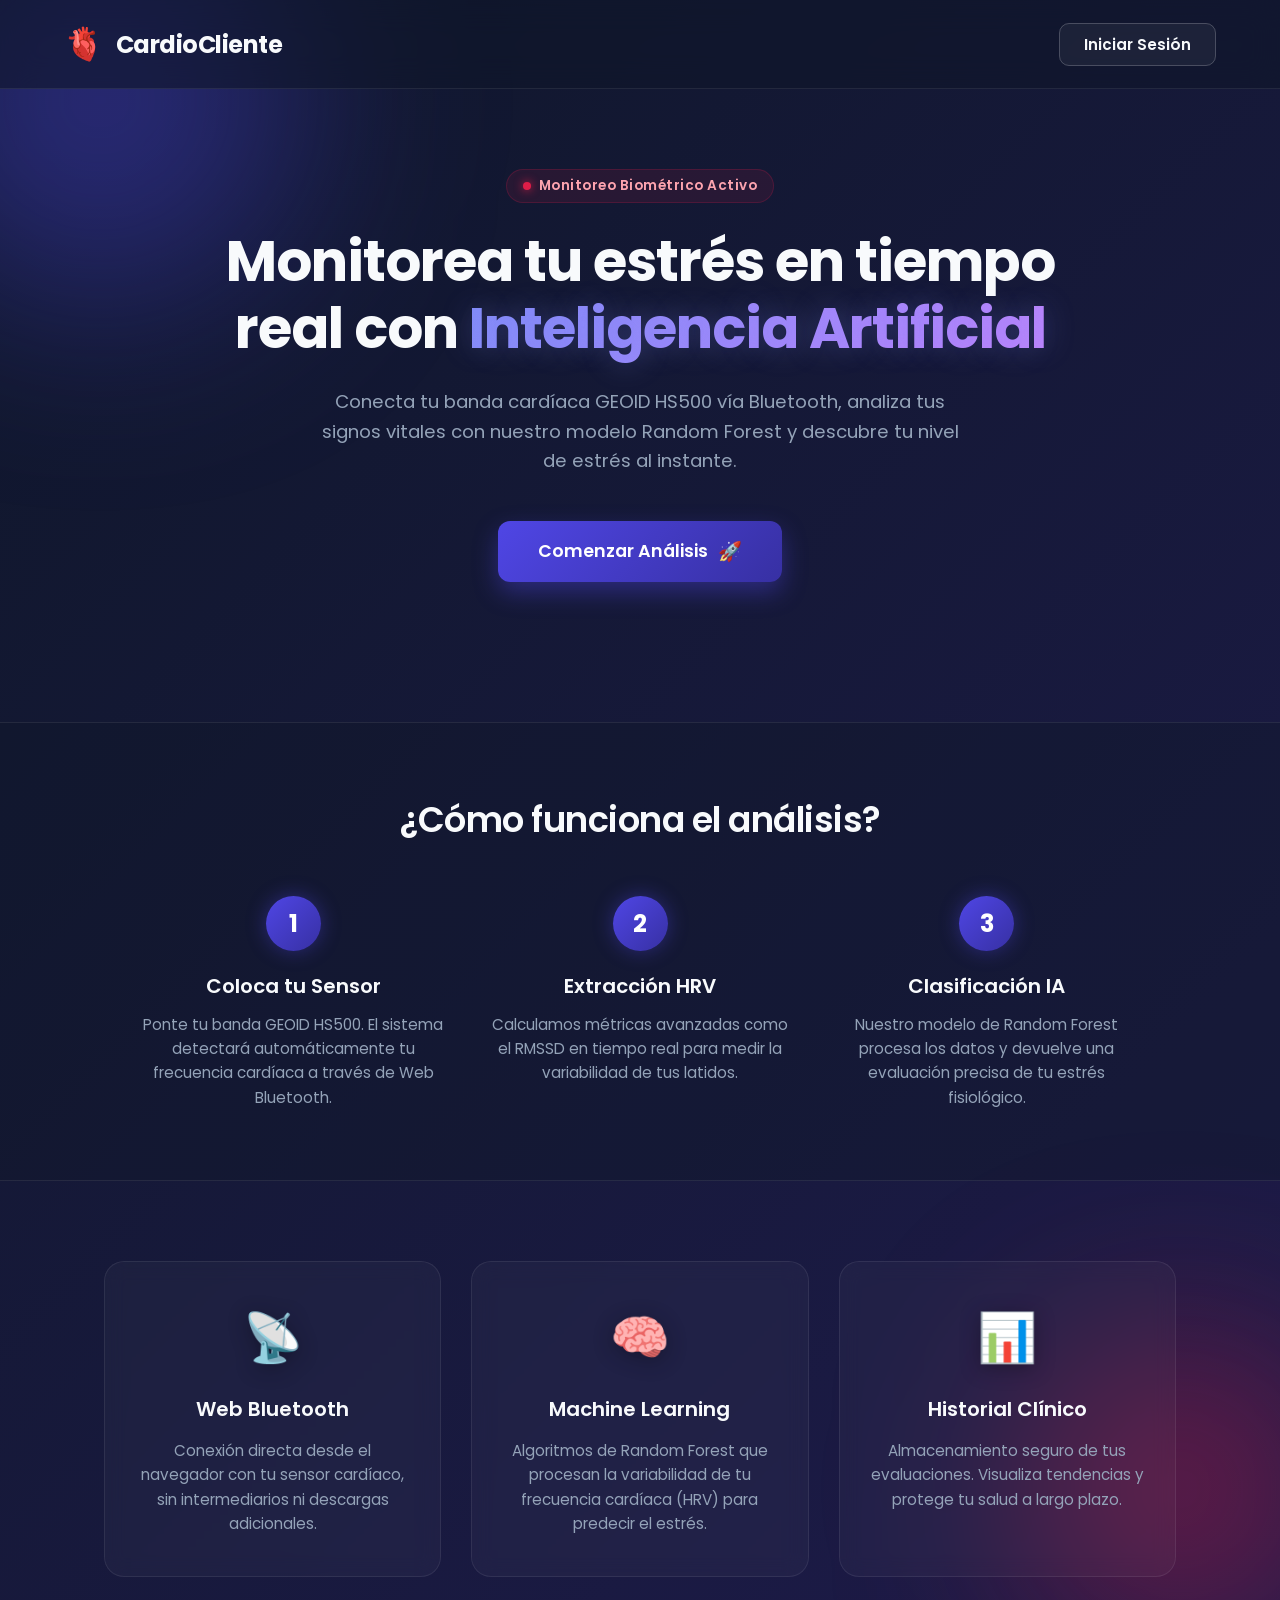
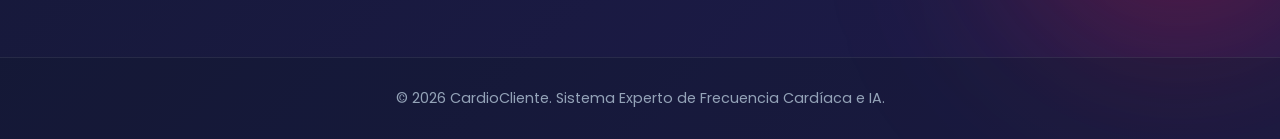
<file: Frontend/HTML/index.html>
<!DOCTYPE html>
<html lang="es">
<head>
    <meta charset="UTF-8">
    <meta name="viewport" content="width=device-width, initial-scale=1.0">
    <title>CardioCliente - Tu Salud Cardíaca Inteligente</title>
    <link href="https://fonts.googleapis.com/css2?family=Poppins:wght@300;400;500;600;700&display=swap" rel="stylesheet">
    <style>
        /* =========================================
           1. VARIABLES Y RESET
           ========================================= */
        :root {
            --bg-dark: #0f172a;
            --bg-deep: #1e1b4b;
            --primary: #4f46e5;
            --primary-glow: rgba(79, 70, 229, 0.4);
            --heart-red: #e11d48;
            --heart-glow: rgba(225, 29, 72, 0.4);
            --text-main: #f8fafc;
            --text-muted: #94a3b8;
            --glass-bg: rgba(255, 255, 255, 0.03);
            --glass-border: rgba(255, 255, 255, 0.08);
        }

        * {
            box-sizing: border-box;
            margin: 0;
            padding: 0;
            font-family: 'Poppins', sans-serif;
        }

        body.landing-body {
            background: linear-gradient(135deg, var(--bg-dark) 0%, var(--bg-deep) 100%);
            color: var(--text-main);
            min-height: 100vh;
            display: flex;
            flex-direction: column;
            overflow-x: hidden;
            position: relative;
        }

        /* Efectos de luces de fondo (Atmósfera IA) */
        .glow-circle-1 {
            position: absolute;
            width: 400px;
            height: 400px;
            background: var(--primary-glow);
            border-radius: 50%;
            top: -100px;
            left: -100px;
            filter: blur(100px);
            z-index: -1;
        }

        .glow-circle-2 {
            position: absolute;
            width: 300px;
            height: 300px;
            background: var(--heart-glow);
            border-radius: 50%;
            bottom: 100px;
            right: -50px;
            filter: blur(100px);
            z-index: -1;
        }

        /* =========================================
           2. HEADER GLASSMORPHISM
           ========================================= */
        .landing-header {
            display: flex;
            justify-content: space-between;
            align-items: center;
            padding: 20px 5%;
            background: rgba(15, 23, 42, 0.6);
            backdrop-filter: blur(16px);
            position: sticky;
            top: 0;
            z-index: 100;
            border-bottom: 1px solid var(--glass-border);
        }

        .landing-logo {
            display: flex;
            align-items: center;
            gap: 12px;
            font-size: 1.5rem;
            font-weight: 700;
            color: var(--text-main);
            text-decoration: none;
            letter-spacing: -0.5px;
        }

        .landing-logo span {
            font-size: 2rem;
            color: var(--heart-red);
            animation: latido 1.5s infinite cubic-bezier(0.215, 0.61, 0.355, 1);
        }

        @keyframes latido {
            0% { transform: scale(1); }
            15% { transform: scale(1.2); }
            30% { transform: scale(1); }
            45% { transform: scale(1.15); }
            100% { transform: scale(1); }
        }

        .btn-outline {
            background: rgba(255, 255, 255, 0.05);
            border: 1px solid rgba(255, 255, 255, 0.2);
            color: var(--text-main);
            padding: 10px 24px;
            border-radius: 10px;
            font-weight: 600;
            font-size: 0.95rem;
            text-decoration: none;
            transition: all 0.3s ease;
            backdrop-filter: blur(5px);
        }

        .btn-outline:hover { 
            background: var(--text-main); 
            color: var(--bg-dark); 
            box-shadow: 0 0 20px rgba(255, 255, 255, 0.2);
        }

        /* =========================================
           3. HERO SECTION
           ========================================= */
        .hero-section {
            flex: 1;
            display: flex;
            flex-direction: column;
            justify-content: center;
            align-items: center;
            text-align: center;
            padding: 80px 20px 40px;
            position: relative;
        }

        .badge-clinico {
            display: inline-flex;
            align-items: center;
            gap: 8px;
            background: rgba(225, 29, 72, 0.1);
            border: 1px solid rgba(225, 29, 72, 0.2);
            padding: 6px 16px;
            border-radius: 30px;
            color: #fda4af;
            font-size: 0.85rem;
            font-weight: 600;
            margin-bottom: 25px;
            letter-spacing: 0.5px;
        }

        .punto-rojo {
            width: 8px;
            height: 8px;
            background-color: var(--heart-red);
            border-radius: 50%;
            box-shadow: 0 0 10px var(--heart-red);
            animation: latido 1.5s infinite;
        }

        .hero-title {
            font-size: 3.5rem;
            font-weight: 700;
            color: var(--text-main);
            max-width: 900px;
            line-height: 1.2;
            margin-bottom: 25px;
            letter-spacing: -1px;
        }

        .text-gradient { 
            background: linear-gradient(135deg, #818cf8 0%, #c084fc 100%);
            background-clip: text;            
            -webkit-text-fill-color: transparent;
            text-shadow: 0 0 30px rgba(129, 140, 248, 0.3);
        }

        .hero-subtitle {
            font-size: 1.15rem;
            color: var(--text-muted);
            max-width: 650px;
            margin-bottom: 45px;
            line-height: 1.6;
        }

        .btn-hero {
            background: linear-gradient(135deg, var(--primary) 0%, #3730a3 100%);
            color: white;
            padding: 16px 40px;
            border-radius: 12px;
            font-size: 1.1rem;
            font-weight: 600;
            text-decoration: none;
            box-shadow: 0 10px 25px var(--primary-glow);
            transition: all 0.3s ease;
            display: inline-flex;
            align-items: center;
            gap: 10px;
            position: relative;
            z-index: 10;
        }

        .btn-hero:hover { 
            transform: translateY(-3px); 
            box-shadow: 0 15px 35px rgba(79, 70, 229, 0.6);
        }

        /* =========================================
           4. ANIMACIÓN ECG 
           ========================================= */
        .ecg-container {
            width: 100%;
            max-width: 600px;
            height: 60px;
            margin: 40px auto 0;
            opacity: 0.8;
        }

        .ecg-line {
            fill: none;
            stroke: var(--heart-red);
            stroke-width: 3;
            stroke-linecap: round;
            stroke-linejoin: round;
            stroke-dasharray: 1000;
            stroke-dashoffset: 1000;
            animation: drawECG 3.5s linear infinite;
            filter: drop-shadow(0 0 6px var(--heart-glow));
        }

        @keyframes drawECG {
            0% { stroke-dashoffset: 1000; }
            50% { stroke-dashoffset: 0; }
            100% { stroke-dashoffset: -1000; }
        }

        /* =========================================
           5. SECCIÓN CÓMO FUNCIONA
           ========================================= */
        .how-it-works {
            padding: 70px 5%;
            text-align: center;
            background: rgba(15, 23, 42, 0.4);
            border-top: 1px solid var(--glass-border);
            border-bottom: 1px solid var(--glass-border);
            position: relative;
        }

        .how-title {
            font-size: 2.2rem;
            color: var(--text-main);
            margin-bottom: 50px;
            font-weight: 600;
            letter-spacing: -0.5px;
        }

        .steps-container {
            display: flex;
            justify-content: center;
            gap: 40px;
            flex-wrap: wrap;
            max-width: 1000px;
            margin: 0 auto;
        }

        .step-box {
            flex: 1;
            min-width: 250px;
            text-align: center;
            position: relative;
        }

        .step-number {
            width: 55px;
            height: 55px;
            background: linear-gradient(135deg, var(--primary) 0%, #3730a3 100%);
            color: white;
            font-size: 1.5rem;
            font-weight: 700;
            border-radius: 50%;
            display: flex;
            align-items: center;
            justify-content: center;
            margin: 0 auto 20px;
            box-shadow: 0 0 20px var(--primary-glow);
        }

        .step-box h4 {
            color: var(--text-main);
            font-size: 1.25rem;
            margin-bottom: 12px;
            font-weight: 600;
        }

        .step-box p {
            color: var(--text-muted);
            font-size: 0.95rem;
            line-height: 1.6;
        }

        @media (min-width: 768px) {
            .step-box:not(:last-child)::after {
                content: '';
                position: absolute;
                top: 27px;
                right: -30px;
                width: 60px;
                height: 2px;
                background: dashed 2px var(--text-muted);
                opacity: 0.3;
            }
        }

        /* =========================================
           6. FEATURES (TARJETAS GLASS)
           ========================================= */
        .features-section {
            display: grid;
            grid-template-columns: repeat(auto-fit, minmax(280px, 1fr));
            gap: 30px;
            padding: 80px 5%;
            max-width: 1200px;
            margin: 0 auto;
            width: 100%;
        }

        .feature-card {
            background: var(--glass-bg);
            border: 1px solid var(--glass-border);
            padding: 40px 30px;
            border-radius: 20px;
            text-align: center;
            backdrop-filter: blur(10px);
            transition: all 0.4s ease;
            position: relative;
            overflow: hidden;
        }

        .feature-card::before {
            content: '';
            position: absolute;
            top: 0; left: 0; width: 100%; height: 100%;
            background: linear-gradient(180deg, rgba(255,255,255,0.05) 0%, rgba(255,255,255,0) 100%);
            opacity: 0;
            transition: opacity 0.4s ease;
        }

        .feature-card:hover { 
            transform: translateY(-10px);
            border-color: rgba(129, 140, 248, 0.4);
            box-shadow: 0 20px 40px rgba(0, 0, 0, 0.4);
        }

        .feature-card:hover::before { opacity: 1; }

        .feature-icon {
            font-size: 3rem;
            margin-bottom: 20px;
            display: inline-block;
            filter: drop-shadow(0 4px 10px rgba(0,0,0,0.3));
        }

        .feature-card h3 {
            font-size: 1.25rem;
            color: var(--text-main);
            margin-bottom: 15px;
            font-weight: 600;
        }

        .feature-card p { 
            color: var(--text-muted); 
            font-size: 0.95rem; 
            line-height: 1.6;
        }

        /* =========================================
           7. FOOTER
           ========================================= */
        .landing-footer {
            text-align: center;
            padding: 30px;
            color: var(--text-muted);
            font-size: 0.9rem;
            border-top: 1px solid var(--glass-border);
            background: rgba(15, 23, 42, 0.3);
        }

        /* =========================================
           8. RESPONSIVE
           ========================================= */
        @media (max-width: 768px) {
            .hero-title { font-size: 2.5rem; }
            .landing-header { padding: 15px 20px; }
            .features-section { padding: 50px 20px; }
            .how-it-works { padding: 50px 20px; }
            .ecg-container { height: 40px; }
        }
    </style>
</head>
<body class="landing-body">

    <!-- Luces de fondo -->
    <div class="glow-circle-1"></div>
    <div class="glow-circle-2"></div>

    <!-- Barra de Navegación -->
    <header class="landing-header">
        <a href="index.html" class="landing-logo">
            <span>🫀</span> CardioCliente
        </a>
        <div class="header-buttons">
            <a href="login.html" class="btn-outline">Iniciar Sesión</a>
        </div>
    </header>

    <!-- Sección Principal (Hero) -->
    <main class="hero-section">
        <div class="badge-clinico">
            <div class="punto-rojo"></div> Monitoreo Biométrico Activo
        </div>
        <h1 class="hero-title">Monitorea tu estrés en tiempo real con <span class="text-gradient">Inteligencia Artificial</span></h1>
        <p class="hero-subtitle">Conecta tu banda cardíaca GEOID HS500 vía Bluetooth, analiza tus signos vitales con nuestro modelo Random Forest y descubre tu nivel de estrés al instante.</p>
        
        <a href="login.html" class="btn-hero">
            Comenzar Análisis <span style="font-size: 1.2rem;">🚀</span>
        </a>

        <!-- Electrocardiograma animado -->
        <div class="ecg-container">
            <svg viewBox="0 0 500 60" preserveAspectRatio="none">
                <path class="ecg-line" d="M0,30 L150,30 L165,10 L180,50 L200,5 L220,55 L235,30 L350,30 L365,15 L380,45 L395,30 L500,30" />
            </svg>
        </div>
    </main>

    <!-- Sección Cómo Funciona -->
    <section class="how-it-works">
        <h2 class="how-title">¿Cómo funciona el análisis?</h2>
        <div class="steps-container">
            <div class="step-box">
                <div class="step-number">1</div>
                <h4>Coloca tu Sensor</h4>
                <p>Ponte tu banda GEOID HS500. El sistema detectará automáticamente tu frecuencia cardíaca a través de Web Bluetooth.</p>
            </div>
            <div class="step-box">
                <div class="step-number">2</div>
                <h4>Extracción HRV</h4>
                <p>Calculamos métricas avanzadas como el RMSSD en tiempo real para medir la variabilidad de tus latidos.</p>
            </div>
            <div class="step-box">
                <div class="step-number">3</div>
                <h4>Clasificación IA</h4>
                <p>Nuestro modelo de Random Forest procesa los datos y devuelve una evaluación precisa de tu estrés fisiológico.</p>
            </div>
        </div>
    </section>

    <!-- Sección de Características -->
    <section class="features-section">
        <div class="feature-card">
            <span class="feature-icon">📡</span>
            <h3>Web Bluetooth</h3>
            <p>Conexión directa desde el navegador con tu sensor cardíaco, sin intermediarios ni descargas adicionales.</p>
        </div>
        <div class="feature-card">
            <span class="feature-icon">🧠</span>
            <h3>Machine Learning</h3>
            <p>Algoritmos de Random Forest que procesan la variabilidad de tu frecuencia cardíaca (HRV) para predecir el estrés.</p>
        </div>
        <div class="feature-card">
            <span class="feature-icon">📊</span>
            <h3>Historial Clínico</h3>
            <p>Almacenamiento seguro de tus evaluaciones. Visualiza tendencias y protege tu salud a largo plazo.</p>
        </div>
    </section>

    <!-- Pie de Página -->
    <footer class="landing-footer">
        <p>&copy; 2026 CardioCliente. Sistema Experto de Frecuencia Cardíaca e IA.</p>
    </footer>

</body>
</html>
</file>
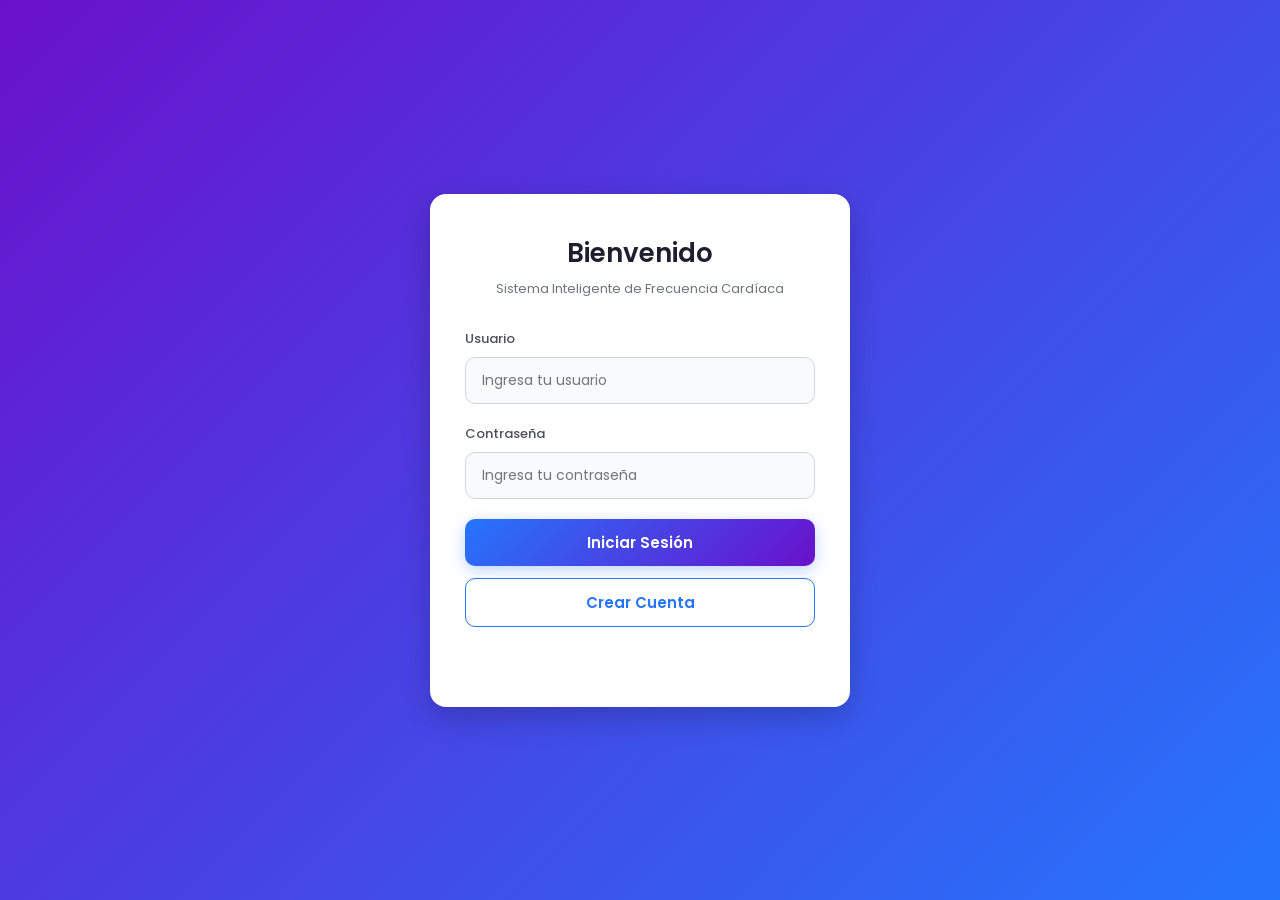
<file: Frontend/HTML/form1.html>
<!DOCTYPE html>
<html lang="es">
<head>
    <meta charset="UTF-8">
    <meta name="viewport" content="width=device-width, initial-scale=1.0">
    <title>Paso 1: Datos Personales - CardioCliente</title>
    <link href="https://fonts.googleapis.com/css2?family=Poppins:wght@300;400;500;600;700&display=swap" rel="stylesheet">
    <link rel="stylesheet" href="../CSS/app.css">
    <style>
        /* Mejoras Premium para los Formularios Clínicos */
        .stepper-container {
            display: flex;
            align-items: center;
            justify-content: center;
            gap: 15px;
            margin-bottom: 30px;
            padding: 20px;
            background: #f8fafc;
            border-radius: 12px;
            border: 1px solid #e2e8f0;
        }

        .step {
            display: flex;
            align-items: center;
            gap: 8px;
            color: #94a3b8;
            font-weight: 600;
            font-size: 0.9rem;
        }

        .step.active {
            color: #4f46e5;
        }

        .step-circle {
            width: 30px;
            height: 30px;
            border-radius: 50%;
            background: #e2e8f0;
            color: #64748b;
            display: flex;
            align-items: center;
            justify-content: center;
            font-size: 0.85rem;
        }

        .step.active .step-circle {
            background: #4f46e5;
            color: white;
            box-shadow: 0 0 10px rgba(79, 70, 229, 0.3);
        }

        .step-line {
            width: 40px;
            height: 3px;
            background: #e2e8f0;
            border-radius: 2px;
        }

        /* Inputs con Iconos */
        .input-wrapper {
            position: relative;
            display: flex;
            align-items: center;
        }

        .input-wrapper span.icon {
            position: absolute;
            left: 15px;
            font-size: 1.1rem;
            color: #64748b;
            pointer-events: none;
        }

        .grupo-form input, .grupo-form select {
            padding-left: 45px !important;
        }
    </style>
</head>
<body class="admin-body">

    <!-- Menú Lateral -->
    <aside class="sidebar" aria-label="Menú de Navegación">
        <div class="sidebar-brand">
            <span class="brand-icon" aria-hidden="true">🫀</span>
            <div class="brand-text">
                <h2>CardioCliente</h2>
                <span class="brand-subtitle">Mi Perfil Inteligente</span>
            </div>
        </div>
        <nav class="sidebar-nav">
            <a href="form1.html" class="nav-item activo">
                <span class="nav-icon">👤</span>
                <span>Datos Personales</span>
            </a>
            <a href="form2.html" class="nav-item">
                <span class="nav-icon">📊</span>
                <span>Estilo de Vida</span>
            </a>
            <a href="sensor.html" class="nav-item">
                <span class="nav-icon">🫀</span>
                <span>Sensor de Estrés</span>
            </a>
        </nav>
        <div class="sidebar-footer">
            <button type="button" class="btn-salir-sidebar" onclick="cerrarSesion()">
                <span>🚪</span> Salir
            </button>
        </div>
    </aside>

    <div class="main-wrapper">
        <header class="top-navbar">
            <div id="indicadorRol" class="user-role-badge">
                <span class="pulse-dot"></span>
                <span>Calibración de Perfil Iniciada</span>
            </div>
            <div class="user-profile-info">
                <span class="avatar-circle">TP</span>
                <span class="user-name">Paciente Nuevo</span>
            </div>
        </header>

        <main class="dashboard-content">
            <div class="tarjeta-panel tarjeta-perfil-centrada">
                
                <!-- Stepper Visual -->
                <div class="stepper-container">
                    <div class="step active">
                        <div class="step-circle">1</div>
                        <span>Biometría</span>
                    </div>
                    <div class="step-line"></div>
                    <div class="step">
                        <div class="step-circle">2</div>
                        <span>Hábitos</span>
                    </div>
                    <div class="step-line"></div>
                    <div class="step">
                        <div class="step-circle">3</div>
                        <span>Análisis</span>
                    </div>
                </div>

                <div class="form-header-title">
                    <h2>Datos Biométricos</h2>
                    <p class="section-desc">Ingresa tu información fisiológica básica para ajustar el algoritmo de IA.</p>
                </div>

                <form id="formPerfilPaciente" novalidate>
                    <div class="grid-formulario-dos">
                        <div class="grupo-form">
                            <label for="edad">Edad Biológica</label>
                            <div class="input-wrapper">
                                <span class="icon">🎂</span>
                                <input type="number" id="edad" placeholder="Ej. 25" required autocomplete="off">
                            </div>
                        </div>
                        <div class="grupo-form">
                            <label for="genero">Género</label>
                            <div class="input-wrapper">
                                <span class="icon">🚻</span>
                                <select id="genero" required class="select-personalizado">
                                    <option value="" disabled selected>Seleccione...</option>
                                    <option value="Masculino">Masculino</option>
                                    <option value="Femenino">Femenino</option>
                                    <option value="Otro">Otro</option>
                                </select>
                            </div>
                        </div>
                    </div>

                    <div class="grupo-form">
                        <label for="ocupacion">Ocupación / Profesión (Contexto de Estrés)</label>
                        <div class="input-wrapper">
                            <span class="icon">💼</span>
                            <select id="ocupacion" required class="select-personalizado">
                                <option value="" disabled selected>Seleccione su área principal...</option>
                                <option value="Estudiante">Estudiante Universitario</option>
                                <option value="Ingeniero">Ingeniería / Tecnología</option>
                                <option value="Doctor">Sector Salud (Doctor/Enfermero)</option>
                                <option value="Administrativo">Sector Administrativo / Oficina</option>
                                <option value="Operativo">Trabajo Físico / Operativo</option>
                                <option value="Otro">Otro sector</option>
                            </select>
                        </div>
                    </div>

                    <div class="grid-formulario-dos">
                        <div class="grupo-form">
                            <label for="peso">Peso (kg)</label>
                            <div class="input-wrapper">
                                <span class="icon">⚖️</span>
                                <input type="number" step="0.1" id="peso" placeholder="Ej. 70.5" required autocomplete="off">
                            </div>
                        </div>
                        <div class="grupo-form">
                            <label for="estatura">Estatura (m)</label>
                            <div class="input-wrapper">
                                <span class="icon">📏</span>
                                <input type="number" step="0.01" id="estatura" placeholder="Ej. 1.72" required autocomplete="off">
                            </div>
                        </div>
                    </div>

                    <button type="button" onclick="window.location.href='form2.html'" class="btn-primario btn-lg" style="margin-top: 10px;">
                        Guardar y Continuar al Paso 2 ➔
                    </button>
                </form>

                <div id="msjPerfil" class="alerta" role="alert" style="display:none; margin-top: 15px;"></div>
            </div>
        </main>
    </div>

    <script src="../Js/form1.js"></script>
</body>
</html>
</file>
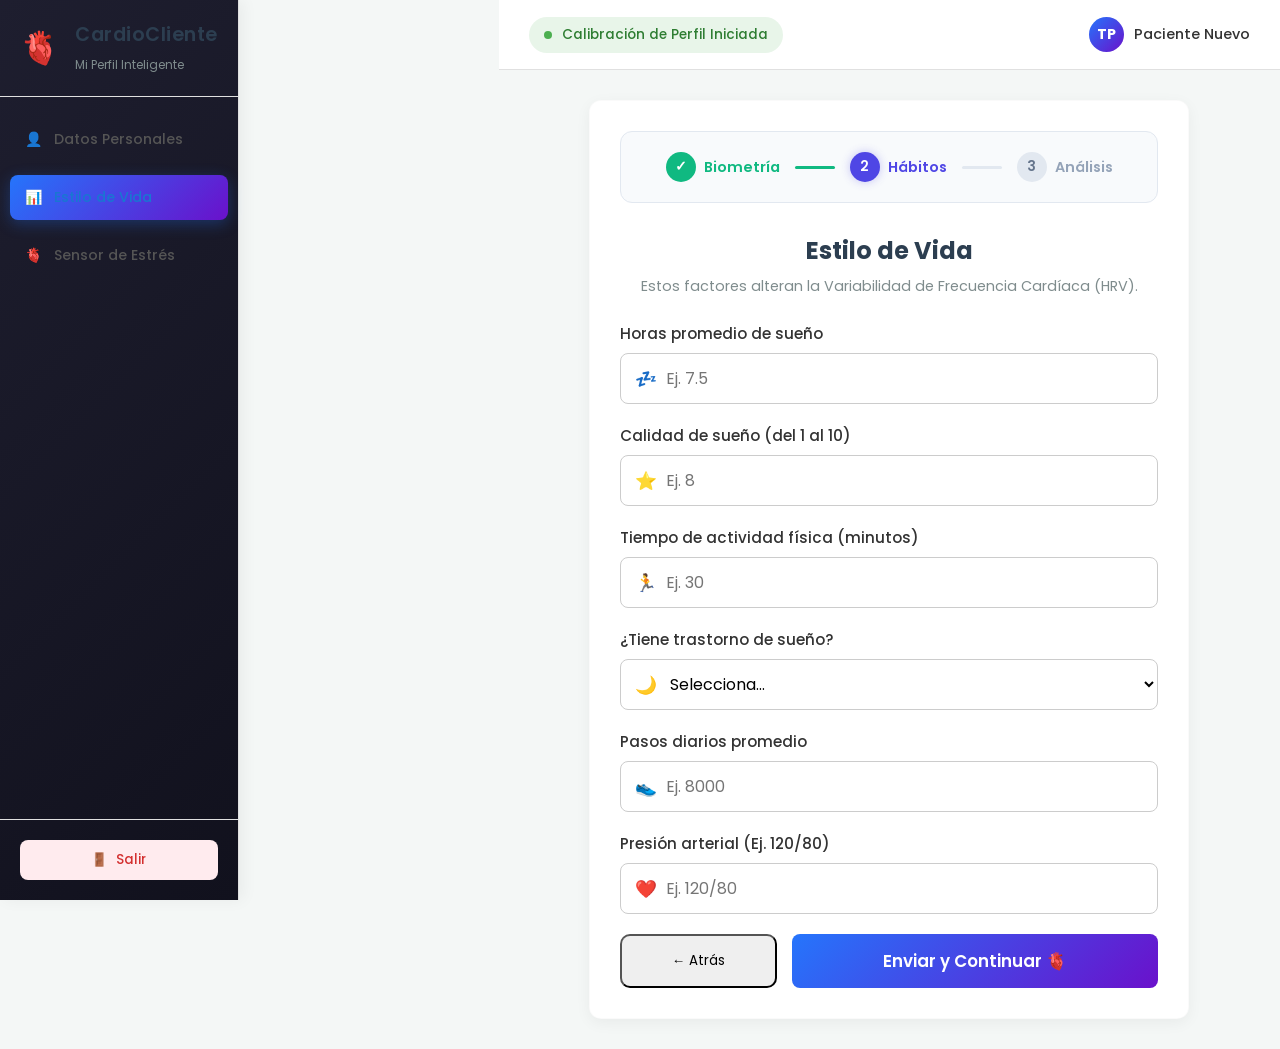
<file: Frontend/HTML/form2.html>
<!DOCTYPE html>
<html lang="es">
<head>
    <meta charset="UTF-8">
    <meta name="viewport" content="width=device-width, initial-scale=1.0">
    <title>Paso 2: Estilo de Vida - CardioCliente</title>
    <link href="https://fonts.googleapis.com/css2?family=Poppins:wght@300;400;500;600;700&display=swap" rel="stylesheet">
    <link rel="stylesheet" href="../CSS/app.css">
    <style>
        /* Estilos del stepper y los íconos */
        .stepper-container {
            display: flex;
            align-items: center;
            justify-content: center;
            gap: 15px;
            margin-bottom: 30px;
            padding: 20px;
            background: #f8fafc;
            border-radius: 12px;
            border: 1px solid #e2e8f0;
        }

        .step {
            display: flex;
            align-items: center;
            gap: 8px;
            color: #94a3b8;
            font-weight: 600;
            font-size: 0.9rem;
        }

        .step.active { color: #4f46e5; }
        .step.completed { color: #10b981; }

        .step-circle {
            width: 30px;
            height: 30px;
            border-radius: 50%;
            background: #e2e8f0;
            color: #64748b;
            display: flex;
            align-items: center;
            justify-content: center;
            font-size: 0.85rem;
        }

        .step.active .step-circle {
            background: #4f46e5;
            color: white;
            box-shadow: 0 0 10px rgba(79, 70, 229, 0.3);
        }

        .step.completed .step-circle {
            background: #10b981;
            color: white;
        }

        .step-line {
            width: 40px;
            height: 3px;
            background: #e2e8f0;
            border-radius: 2px;
        }

        .step-line.completed { background: #10b981; }

        .input-wrapper {
            position: relative;
            display: flex;
            align-items: center;
        }

        .input-wrapper span.icon {
            position: absolute;
            left: 15px;
            font-size: 1.1rem;
            color: #64748b;
            pointer-events: none;
        }

        .grupo-form input, .grupo-form select {
            padding-left: 45px !important;
        }
    </style>
</head>
<body class="admin-body">

    <!-- Menú Lateral -->
    <aside class="sidebar" aria-label="Menú de Navegación">
        <div class="sidebar-brand">
            <span class="brand-icon" aria-hidden="true">🫀</span>
            <div class="brand-text">
                <h2>CardioCliente</h2>
                <span class="brand-subtitle">Mi Perfil Inteligente</span>
            </div>
        </div>
        <nav class="sidebar-nav">
            <a href="form1.html" class="nav-item">
                <span class="nav-icon">👤</span>
                <span>Datos Personales</span>
            </a>
            <a href="form2.html" class="nav-item activo">
                <span class="nav-icon">📊</span>
                <span>Estilo de Vida</span>
            </a>
            <a href="sensor.html" class="nav-item">
                <span class="nav-icon">🫀</span>
                <span>Sensor de Estrés</span>
            </a>
        </nav>
        <div class="sidebar-footer">
            <button type="button" class="btn-salir-sidebar" onclick="cerrarSesion()">
                <span>🚪</span> Salir
            </button>
        </div>
    </aside>

    <div class="main-wrapper">
        <header class="top-navbar">
            <div id="indicadorRol" class="user-role-badge">
                <span class="pulse-dot"></span>
                <span>Calibración de Perfil Iniciada</span>
            </div>
            <div class="user-profile-info">
                <span class="avatar-circle">TP</span>
                <span class="user-name">Paciente Nuevo</span>
            </div>
        </header>

        <main class="dashboard-content">
            <div class="tarjeta-panel tarjeta-perfil-centrada">
                
                <!-- Stepper Visual (Paso 2) -->
                <div class="stepper-container">
                    <div class="step completed">
                        <div class="step-circle">✓</div>
                        <span>Biometría</span>
                    </div>
                    <div class="step-line completed"></div>
                    <div class="step active">
                        <div class="step-circle">2</div>
                        <span>Hábitos</span>
                    </div>
                    <div class="step-line"></div>
                    <div class="step">
                        <div class="step-circle">3</div>
                        <span>Análisis</span>
                    </div>
                </div>

                <div class="form-header-title">
                    <h2>Estilo de Vida</h2>
                    <p class="section-desc">Estos factores alteran la Variabilidad de Frecuencia Cardíaca (HRV).</p>
                </div>

                <form id="formEstiloVida" novalidate>
                    
                    <!-- Fila 1: Horas de sueño (AHORA CON EL ID CORRECTO: horas_sueno) -->
                    <div class="grupo-form">
                        <label for="horas_sueno">Horas promedio de sueño</label>
                        <div class="input-wrapper">
                            <span class="icon">💤</span>
                            <input type="number" step="0.1" id="horas_sueno" placeholder="Ej. 7.5" required autocomplete="off">
                        </div>
                    </div>

                    <!-- Fila 2: Calidad de sueño (ID: calidad_sueno) -->
                    <div class="grupo-form">
                        <label for="calidad_sueno">Calidad de sueño (del 1 al 10)</label>
                        <div class="input-wrapper">
                            <span class="icon">⭐</span>
                            <input type="number" min="1" max="10" id="calidad_sueno" placeholder="Ej. 8" required autocomplete="off">
                        </div>
                    </div>

                    <!-- Fila 3: Actividad física (ID: nivel_actividad) -->
                    <div class="grupo-form">
                        <label for="nivel_actividad">Tiempo de actividad física (minutos)</label>
                        <div class="input-wrapper">
                            <span class="icon">🏃</span>
                            <input type="number" id="nivel_actividad" placeholder="Ej. 30" required autocomplete="off">
                        </div>
                    </div>

                    <!-- Fila 4: Trastorno de sueño (ID: trastorno_sueno) -->
                    <div class="grupo-form">
                        <label for="trastorno_sueno">¿Tiene trastorno de sueño?</label>
                        <div class="input-wrapper">
                            <span class="icon">🌙</span>
                            <select id="trastorno_sueno" required class="select-personalizado">
                                <option value="" disabled selected>Selecciona...</option>
                                <option value="None">No (None)</option>
                                <option value="Insomnia">Sí (Insomnia)</option>
                                <option value="Sleep Apnea">Sí (Sleep Apnea)</option>
                            </select>
                        </div>
                    </div>

                    <!-- Fila 5: Pasos diarios (ID: pasos_diarios) -->
                    <div class="grupo-form">
                        <label for="pasos_diarios">Pasos diarios promedio</label>
                        <div class="input-wrapper">
                            <span class="icon">👟</span>
                            <input type="number" id="pasos_diarios" placeholder="Ej. 8000" required autocomplete="off">
                        </div>
                    </div>

                    <!-- Fila 6: Presión arterial (ID: presion_arterial) -->
                    <div class="grupo-form">
                        <label for="presion_arterial">Presión arterial (Ej. 120/80)</label>
                        <div class="input-wrapper">
                            <span class="icon">❤️</span>
                            <input type="text" id="presion_arterial" placeholder="Ej. 120/80" required autocomplete="off">
                        </div>
                    </div>

                    <div style="display: flex; gap: 15px; margin-top: 15px;">
                        <button type="button" onclick="window.location.href='form1.html'" class="btn-secundario" style="width: 30%; border-radius: 10px;">
                            ← Atrás
                        </button>
                        <!-- CORRECCIÓN: Ahora es type="submit" para que guarde en Django -->
                        <button type="submit" class="btn-primario btn-lg" style="width: 70%;">
                            Enviar y Continuar 🫀
                        </button>
                    </div>
                </form>

                <div id="msjSensor" class="alerta" role="alert" style="display:none; margin-top: 15px;"></div>
            </div>
        </main>
    </div>

    <script src="../Js/form2.js"></script>
</body>
</html>
</file>
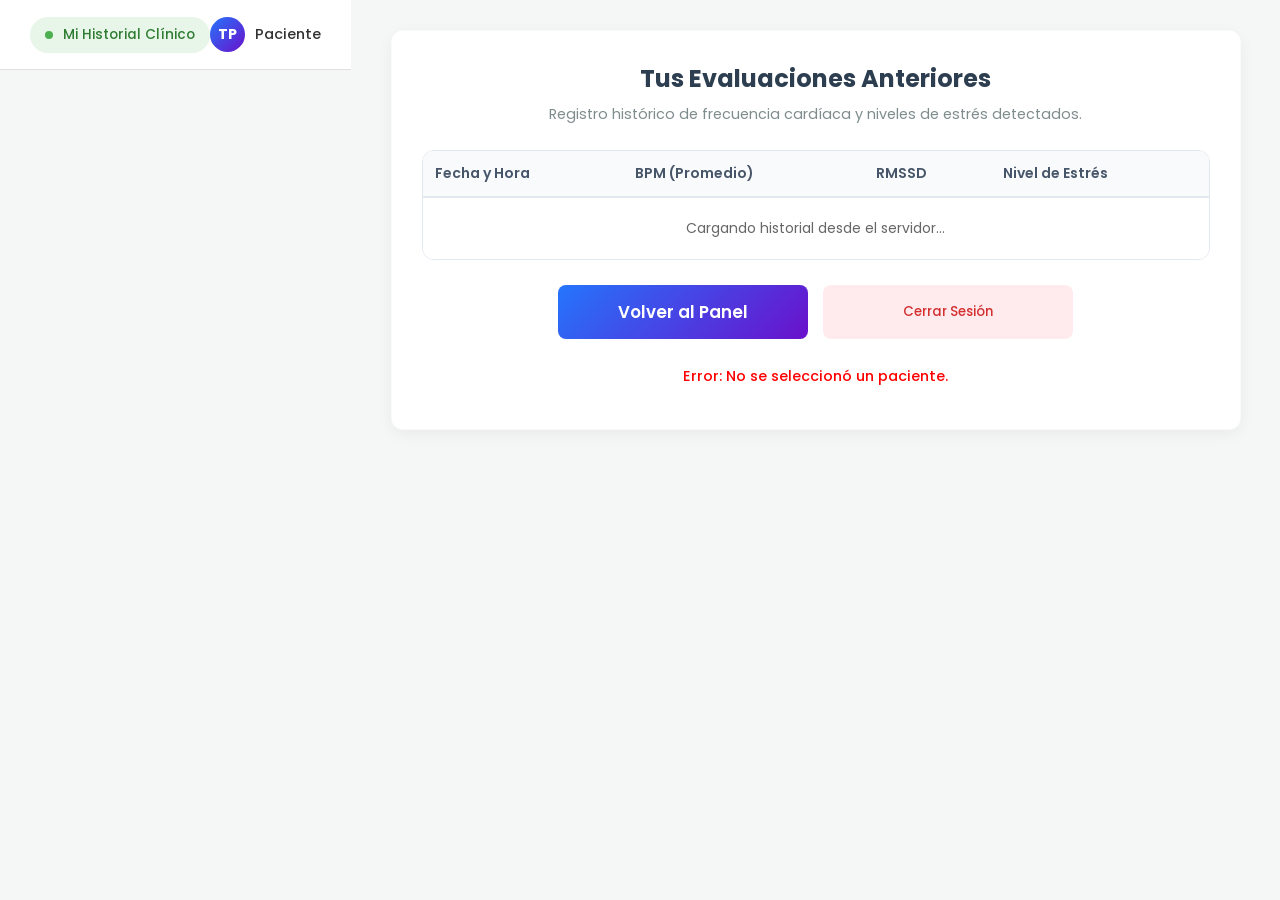
<file: Frontend/HTML/historial.html>
<!DOCTYPE html>
<html lang="es">
<head>
    <meta charset="UTF-8">
    <meta name="viewport" content="width=device-width, initial-scale=1.0">
    <title>Historial de Evaluaciones - CardioCliente</title>
    <link href="https://fonts.googleapis.com/css2?family=Poppins:wght@300;400;500;600&display=swap" rel="stylesheet">
    <link rel="stylesheet" href="../CSS/app.css">
</head>
<body class="admin-body">

    <header class="top-navbar">
        <div class="user-role-badge">
            <span class="pulse-dot"></span>
            <span>Mi Historial Clínico</span>
        </div>
        <div class="user-profile-info">
            <span class="avatar-circle">TP</span>
            <span class="user-name">Paciente</span>
        </div>
    </header>

    <main class="dashboard-content">
        <div class="tarjeta-panel tarjeta-perfil-centrada" style="max-width: 850px;">
            
            <div class="form-header-title">
                <h2>Tus Evaluaciones Anteriores</h2>
                <p class="section-desc">Registro histórico de frecuencia cardíaca y niveles de estrés detectados.</p>
            </div>

            <div class="tabla-contenedor" style="overflow-x: auto;">
                <table class="tabla-historial" style="width: 100%; border-collapse: collapse; text-align: left;">
                    <thead>
                        <tr style="border-bottom: 2px solid #e2e8f0;">
                            <th style="padding: 12px;">Fecha y Hora</th>
                            <th style="padding: 12px;">BPM (Promedio)</th>
                            <th style="padding: 12px;">RMSSD</th>
                            <th style="padding: 12px;">Nivel de Estrés</th>
                        </tr>
                    </thead>
                    <tbody id="cuerpoTablaHistorial">
                        <tr>
                            <td colspan="4" style="text-align: center; color: #666; padding: 20px;">
                                Cargando historial desde el servidor...
                            </td>
                        </tr>
                    </tbody>
                </table>
            </div>

            <div style="margin-top: 25px; display: flex; gap: 15px; justify-content: center;">
                <!-- CAMBIO AQUÍ: Botón para volver al panel de admin -->
                <button type="button" class="btn-primario btn-lg" style="flex: 1; max-width: 250px;" onclick="window.location.href='panel_admin.html'">
                    Volver al Panel
                </button>
                <button type="button" class="btn-salir-sidebar" style="flex: 1; max-width: 250px; padding: 12px;" onclick="cerrarSesion()">
                    Cerrar Sesión
                </button>
            </div>

            <div id="msjHistorial" class="alerta" style="margin-top: 15px;"></div>
        </div>
    </main>

    <script src="../Js/historial.js"></script>
</body>
</html>
</file>
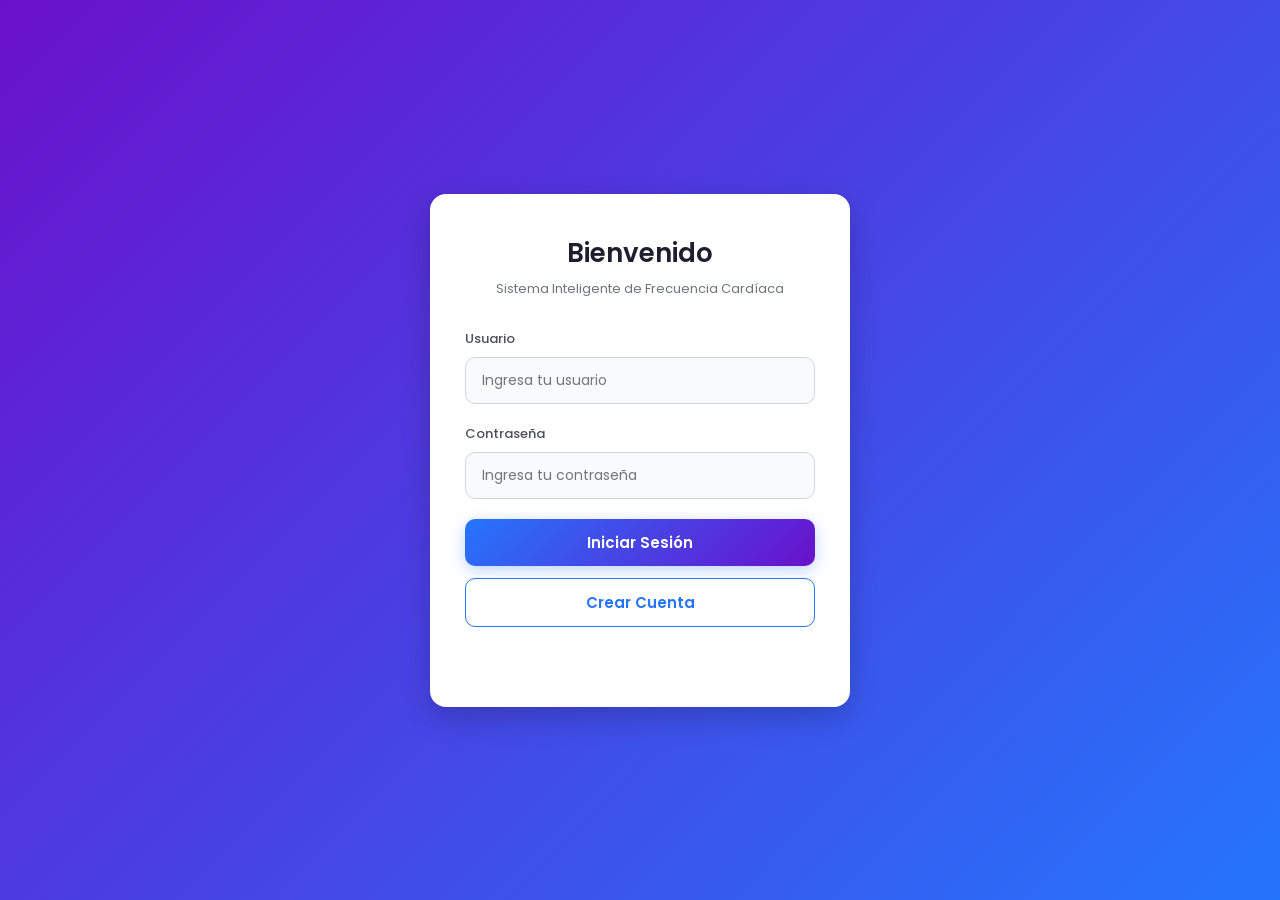
<file: Frontend/HTML/login.html>
<!DOCTYPE html>
<html lang="es">
<head>
    <meta charset="UTF-8">
    <meta name="viewport" content="width=device-width, initial-scale=1.0">
    <title>Inicio de Sesión - Frecuencia Cardíaca</title>
    <link href="https://fonts.googleapis.com/css2?family=Poppins:wght@300;400;600&display=swap" rel="stylesheet">
    <link rel="stylesheet" href="../CSS/login.css">
</head>
<body>
    <div class="pantalla-centrada">
        <div class="tarjeta-glass">
            <div class="login-header">
                <h2>Bienvenido</h2>
                <p>Sistema Inteligente de Frecuencia Cardíaca</p>
            </div>
            
            <form id="formularioLogin">
                <div class="grupo-form">
                    <label for="username">Usuario</label>
                    <input type="text" id="username" placeholder="Ingresa tu usuario" required>
                </div>
                
                <div class="grupo-form">
                    <label for="password">Contraseña</label>
                    <input type="password" id="password" placeholder="Ingresa tu contraseña" required>
                </div>
                
                <div class="botones">
                    <button type="submit" class="btn btn-primario">Iniciar Sesión</button>
                    <button type="button" class="btn btn-secundario" onclick="window.location.href='registro.html'">Crear Cuenta</button>
                </div>
            </form>

            <div id="mensaje" class="alerta"></div>
        </div>
    </div>
    <script src="../Js/login.js"></script>
</body>
</html>
</file>
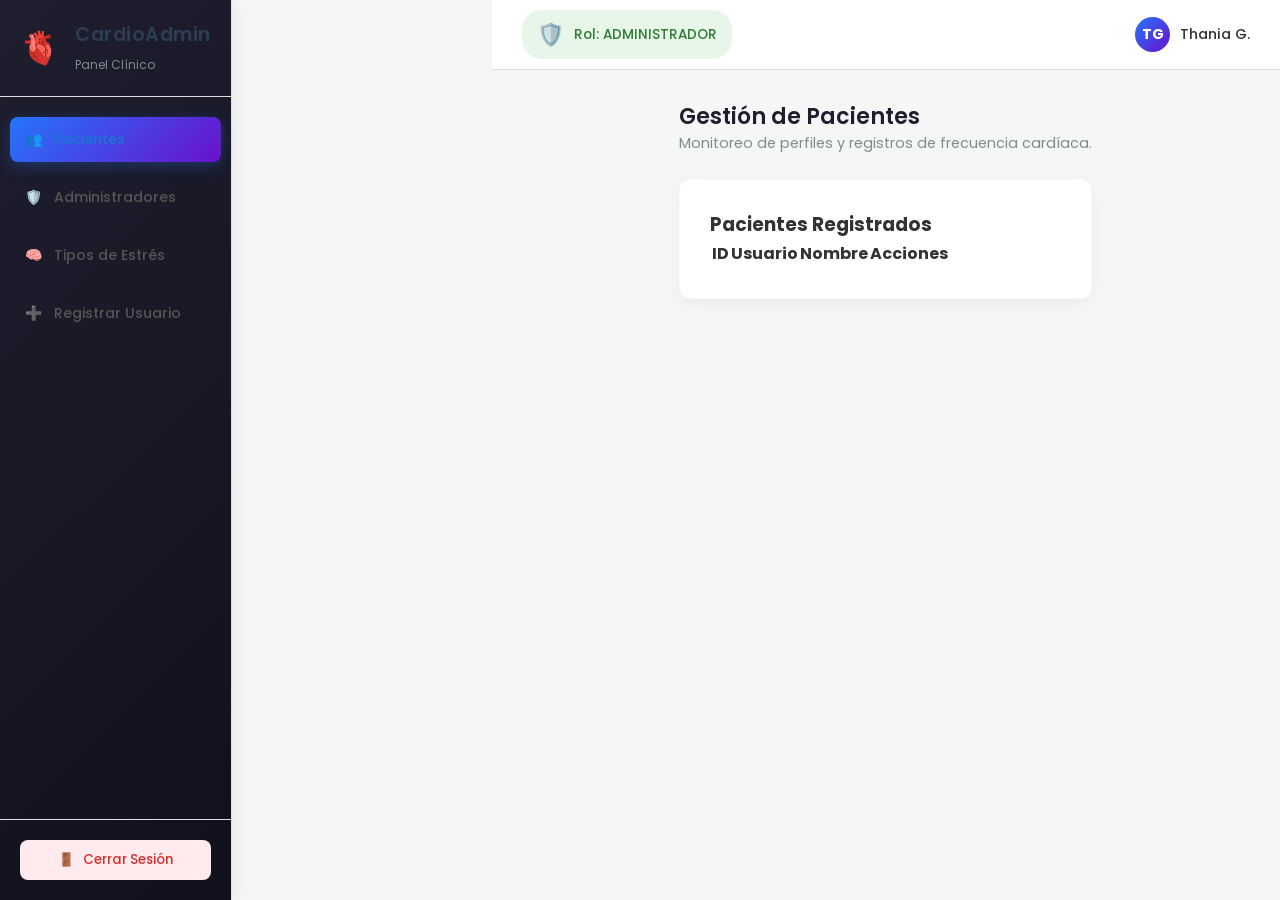
<file: Frontend/HTML/panel_admin.html>
<!DOCTYPE html>
<html lang="es">
<head>
    <meta charset="UTF-8">
    <meta name="viewport" content="width=device-width, initial-scale=1.0">
    <title>Consola de Administración - Frecuencia Cardíaca</title>
    <link href="https://fonts.googleapis.com/css2?family=Poppins:wght@300;400;500;600;700&display=swap" rel="stylesheet">
    <link rel="stylesheet" href="../CSS/app.css">
</head>
<body class="admin-body">

    <!-- 1. MENÚ LATERAL (SIDEBAR) -->
    <aside class="sidebar" aria-label="Menú de Navegación">
        <div class="sidebar-brand">
            <span class="brand-icon" aria-hidden="true">🫀</span>
            <div class="brand-text">
                <h2>CardioAdmin</h2>
                <span class="brand-subtitle">Panel Clínico</span>
            </div>
        </div>

        <nav class="sidebar-nav">
            <a href="#pacientes" class="nav-item activo" onclick="cambiarVista('pacientes', event)">
                <span class="nav-icon">👥</span>
                <span>Pacientes</span>
            </a>
            <a href="#administradores" class="nav-item" onclick="cambiarVista('administradores', event)">
                <span class="nav-icon">🛡️</span>
                <span>Administradores</span>
            </a>
            <a href="#estres" class="nav-item" onclick="cambiarVista('estres', event)">
                <span class="nav-icon">🧠</span>
                <span>Tipos de Estrés</span>
            </a>
            <a href="#registro" class="nav-item" onclick="cambiarVista('registro', event)">
                <span class="nav-icon">➕</span>
                <span>Registrar Usuario</span>
            </a>
        </nav>

        <div class="sidebar-footer">
            <button type="button" class="btn-salir-sidebar" onclick="cerrarSesion()">
                <span>🚪</span> Cerrar Sesión
            </button>
        </div>
    </aside>

    <!-- 2. CONTENEDOR PRINCIPAL -->
    <div class="main-wrapper">
        
        <!-- Barra Superior (Header Minimalista) -->
        <header class="top-navbar">
            <div id="indicadorRol" class="user-role-badge">
                <span class="pulse-dot"></span>
                <span>Modo Administrador Activo</span>
            </div>
            <div class="user-profile-info">
                <span class="avatar-circle">TG</span>
                <span class="user-name">Thania G.</span>
            </div>
        </header>

        <!-- Contenido Dinámico / Vistas -->
        <main class="dashboard-content">
            
            <!-- VISTA: PACIENTES -->
            <section id="vista-pacientes" class="vista-seccion activa">
                <div class="section-header">
                    <div>
                        <h2>Gestión de Pacientes</h2>
                        <p class="section-desc">Monitoreo de perfiles y registros de frecuencia cardíaca.</p>
                    </div>
                </div>

                <div class="admin-dashboard-grid">
                    <div class="tarjeta-panel">
                        <h3>Pacientes Registrados</h3>
                        <div class="table-responsive">
                            <table class="tabla-datos" id="tablaPacientes">
                                <thead>
                                    <tr>
                                        <th scope="col">ID</th>
                                        <th scope="col">Usuario</th>
                                        <th scope="col">Nombre</th>
                                        <th scope="col">Acciones</th>
                                    </tr>
                                </thead>
                                <tbody></tbody>
                            </table>
                        </div>
                    </div>

                    <!-- Sección de Historial Dinámica (Aparece al seleccionar un paciente) -->
                    <div class="tarjeta-panel seccion-historial" id="seccionHistorial" style="display: none;">
                        <div class="historial-header">
                            <h3 id="tituloHistorial">Historial del Paciente</h3>
                            <button type="button" class="btn btn-secundario btn-sm" onclick="cerrarHistorial()">Cerrar</button>
                        </div>
                        <div class="table-responsive">
                            <table class="tabla-datos" id="tablaHistorial">
                                <thead>
                                    <tr>
                                        <th scope="col">Fecha</th>
                                        <th scope="col">BPM</th>
                                        <th scope="col">Estrés</th>
                                    </tr>
                                </thead>
                                <tbody></tbody>
                            </table>
                        </div>
                    </div>
                </div>
            </section>

            <!-- VISTA: ADMINISTRADORES -->
            <section id="vista-administradores" class="vista-seccion" style="display: none;">
                <div class="section-header">
                    <div>
                        <h2>Administradores del Sistema</h2>
                        <p class="section-desc">Control de accesos y privilegios elevados.</p>
                    </div>
                </div>
                <div class="tarjeta-panel">
                    <div class="table-responsive">
                        <table class="tabla-datos" id="tablaAdministradores">
                            <thead>
                                <tr>
                                    <th scope="col">ID</th>
                                    <th scope="col">Usuario</th>
                                    <th scope="col">Nombre</th>
                                </tr>
                            </thead>
                            <tbody></tbody>
                        </table>
                    </div>
                </div>
            </section>

            <!-- VISTA: TIPOS DE ESTRÉS Y FORMULARIO -->
            <section id="vista-estres" class="vista-seccion" style="display: none;">
                <div class="section-header">
                    <div>
                        <h2>Catálogo de Tipos de Estrés</h2>
                        <p class="section-desc">Clasificación de niveles cardíacos y estados emocionales.</p>
                    </div>
                </div>

                <div class="grid-dos-columnas">
                    <div class="tarjeta-panel">
                        <div class="table-responsive">
                            <table class="tabla-datos" id="tablaTiposEstres">
                                <thead>
                                    <tr>
                                        <th scope="col">ID</th>
                                        <th scope="col">Nivel</th>
                                        <th scope="col">Tipo</th>
                                        <th scope="col">Acciones</th>
                                    </tr>
                                </thead>
                                <tbody></tbody>
                            </table>
                        </div>
                    </div>

                    <div class="tarjeta-panel">
                        <h3>Nuevo Tipo de Estrés</h3>
                        <form id="formTipoEstres" novalidate>
                            <div class="grupo-form">
                                <label for="inputNivel">Nivel de Estrés</label>
                                <input type="text" id="inputNivel" placeholder="Ej. Bajo, Alto" required autocomplete="off">
                            </div>
                            <div class="grupo-form">
                                <label for="inputTipo">Tipo de Estrés</label>
                                <input type="text" id="inputTipo" placeholder="Ej. Laboral, Físico" required autocomplete="off">
                            </div>
                            <button type="submit" class="btn btn-primario btn-submit">Guardar Estrés</button>
                        </form>
                        <div id="msjEstres" class="alerta" role="alert"></div>
                    </div>
                </div>
            </section>

            <!-- VISTA: REGISTRO DE USUARIOS -->
            <section id="vista-registro" class="vista-seccion" style="display: none;">
                <div class="section-header">
                    <div>
                        <h2>Registro de Nuevos Usuarios</h2>
                        <p class="section-desc">Da de alta nuevos pacientes o administradores en la plataforma.</p>
                    </div>
                </div>

                <div class="tarjeta-panel tarjeta-centrada">
                    <form id="formNuevoUsuario" novalidate>
                        <div class="grupo-form">
                            <label for="tipoRol">Tipo de Cuenta</label>
                            <select id="tipoRol" required class="select-personalizado">
                                <option value="cliente">Cliente / Paciente</option>
                                <option value="administrador">Administrador</option>
                            </select>
                        </div>
                        <div class="grupo-form">
                            <label for="nuevoNombre">Nombre Completo</label>
                            <input type="text" id="nuevoNombre" required autocomplete="name">
                        </div>
                        <div class="grupo-form">
                            <label for="nuevoUsername">Usuario</label>
                            <input type="text" id="nuevoUsername" required autocomplete="username">
                        </div>
                        <div class="grupo-form">
                            <label for="nuevoPassword">Contraseña</label>
                            <input type="password" id="nuevoPassword" required autocomplete="new-password">
                        </div>
                        <button type="submit" class="btn btn-primario btn-submit">Crear Usuario</button>
                    </form>
                    <div id="msjUsuario" class="alerta" role="alert"></div>
                </div>
            </section>

        </main>
    </div>

    <script src="../Js/panel_admin.js"></script>
</body>
</html>
</file>
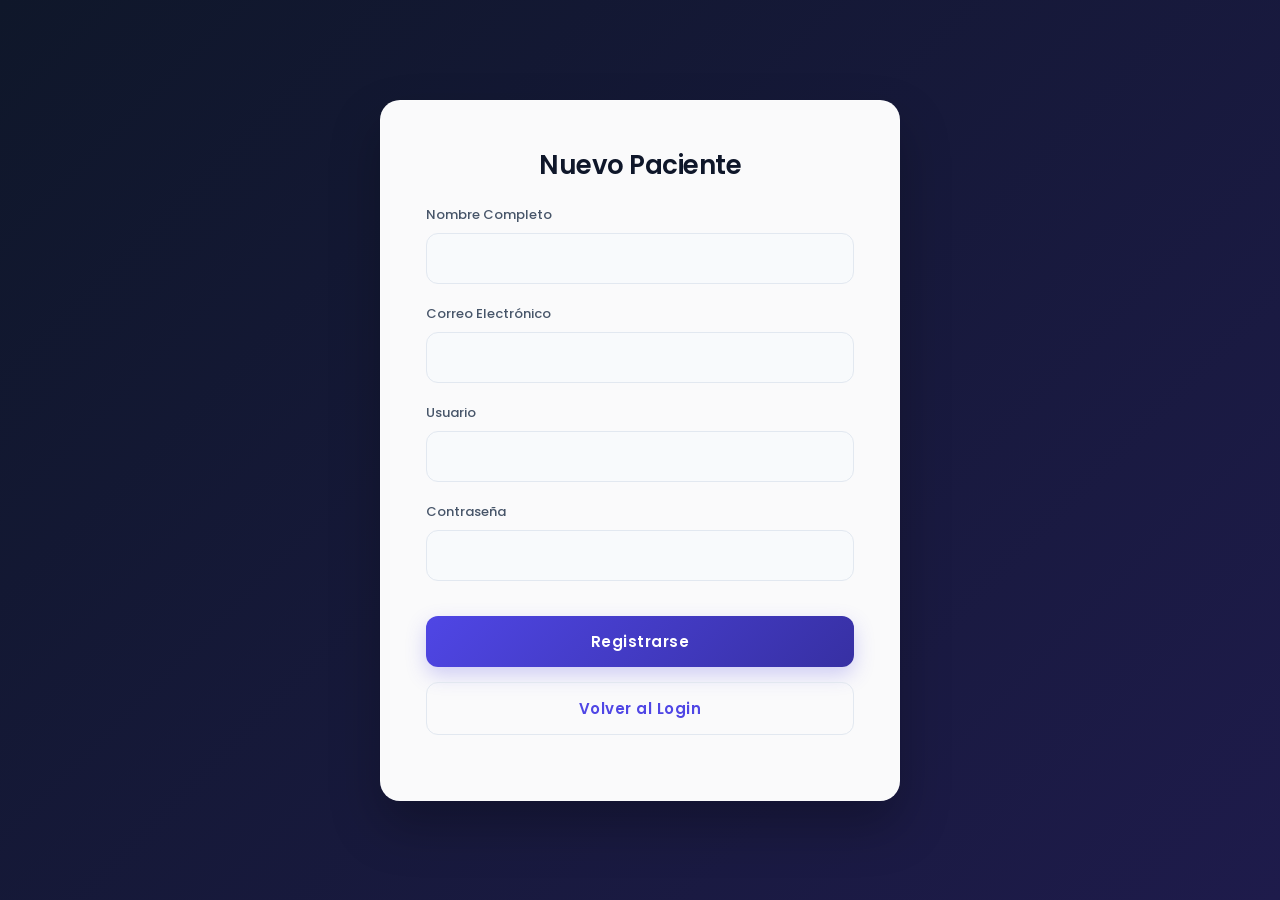
<file: Frontend/HTML/registro.html>
<!DOCTYPE html>
<html lang="es">
<head>
    <meta charset="UTF-8">
    <title>Crear Cuenta</title>
    <link href="https://fonts.googleapis.com/css2?family=Poppins:wght@300;400;600&display=swap" rel="stylesheet">
    <link rel="stylesheet" href="../CSS/registro.css">
</head>
<body>
    <div class="pantalla-centrada">
        <div class="tarjeta-glass">
            <h2 style="text-align: center; margin-bottom: 20px;">Nuevo Paciente</h2>
            <form id="formRegistro">
                <div class="grupo-form">
                    
                    <label>Nombre Completo</label>
                    <input type="text" id="reg_nombre" required>
                </div>
                <div class="grupo-form">
                    <label>Correo Electrónico</label>
                    <input type="email" id="reg_email" required>
                </div>
                <div class="grupo-form">
                    <label>Usuario</label>
                    <input type="text" id="reg_usuario" required>
                </div>
                <div class="grupo-form">
                    <label>Contraseña</label>
                    <input type="password" id="reg_password" required>
                </div>
                <button type="submit" class="btn btn-primario">Registrarse</button>
                <button type="button" class="btn btn-secundario" onclick="window.location.href='login.html'">Volver al Login</button>
            </form>
            <div id="mensajeRegistro" class="alerta"></div>
        </div>
    </div>
    <script src="../Js/registro.js"></script>
</body>
</html>
</file>
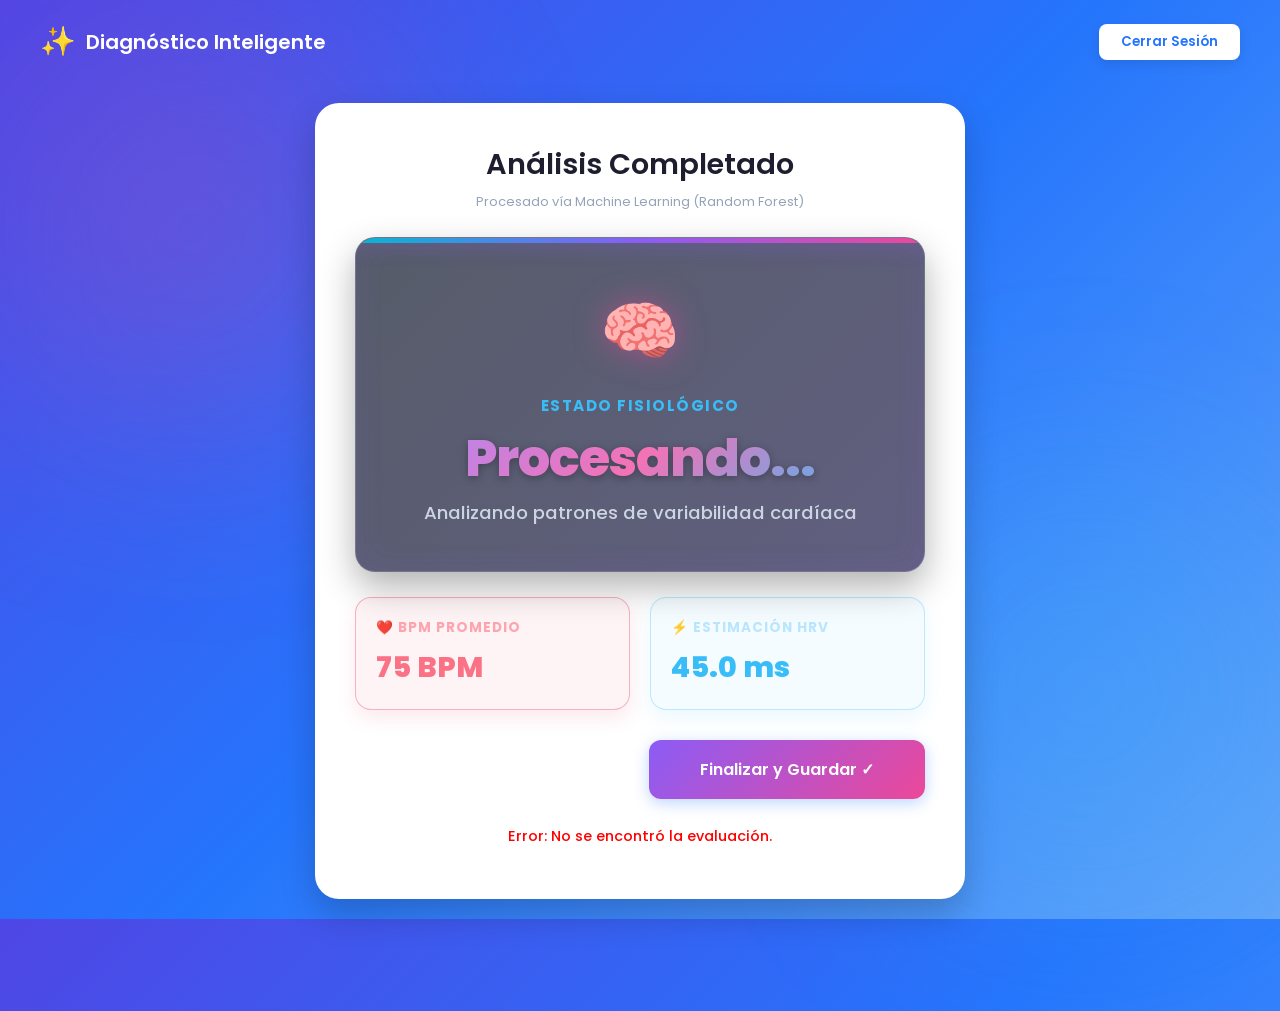
<file: Frontend/HTML/resultado.html>
<!DOCTYPE html>
<html lang="es">
<head>
    <meta charset="UTF-8">
    <meta name="viewport" content="width=device-width, initial-scale=1.0">
    <title>Resultado del Diagnóstico - CardioCliente</title>
    <link href="https://fonts.googleapis.com/css2?family=Poppins:wght@300;400;500;600;700&display=swap" rel="stylesheet">
    <link rel="stylesheet" href="../CSS/app.css">
    <style>
        /* ==========================================
           Estilos Súper Premium y Coloridos
           ========================================== */
        
        /* Luces de ambiente (Neón) para dar color al fondo oscuro */
        body {
            position: relative;
            overflow-x: hidden;
            z-index: 0;
        }

        .luz-fondo-1 {
            position: absolute;
            top: -10%; left: -10%;
            width: 50vw; height: 50vw;
            background: radial-gradient(circle, rgba(236, 72, 153, 0.25) 0%, transparent 70%);
            filter: blur(80px);
            z-index: -1;
        }

        .luz-fondo-2 {
            position: absolute;
            bottom: -10%; right: -10%;
            width: 50vw; height: 50vw;
            background: radial-gradient(circle, rgba(56, 189, 248, 0.25) 0%, transparent 70%);
            filter: blur(80px);
            z-index: -1;
        }

        /* Caja de Resultado con gradiente oscuro y borde luminoso */
        .resultado-box {
            background: linear-gradient(135deg, rgba(15, 23, 42, 0.7) 0%, rgba(30, 27, 75, 0.7) 100%);
            border-radius: 20px;
            padding: 45px 20px;
            margin: 25px 0;
            border: 1px solid rgba(255, 255, 255, 0.15);
            position: relative;
            overflow: hidden;
            box-shadow: 0 15px 35px rgba(0, 0, 0, 0.3), inset 0 0 30px rgba(139, 92, 246, 0.1);
            transition: all 0.5s ease;
        }

        /* Borde superior neón arcoíris */
        .resultado-box::before {
            content: '';
            position: absolute;
            top: 0; left: 0; right: 0;
            height: 5px;
            background: linear-gradient(90deg, #06b6d4, #8b5cf6, #ec4899);
            box-shadow: 0 0 20px rgba(139, 92, 246, 0.6);
        }

        .icon-resultado {
            font-size: 4rem;
            margin-bottom: 15px;
            filter: drop-shadow(0 0 15px rgba(236, 72, 153, 0.5));
            animation: flotar 3s ease-in-out infinite;
        }

        @keyframes flotar {
            0% { transform: translateY(0) scale(1); }
            50% { transform: translateY(-10px) scale(1.05); }
            100% { transform: translateY(0) scale(1); }
        }

       #txtNivelEstres {
    font-size: 3.2rem;
    font-weight: 800;
    letter-spacing: -1px;
    line-height: 1.2;
    margin: 10px 0;
    background: linear-gradient(135deg, #a78bfa, #f472b6, #38bdf8);
    -webkit-background-clip: text;
    background-clip: text; /* <--- Solución al aviso */
    -webkit-text-fill-color: transparent;
    color: transparent; /* <--- Buena práctica complementaria */
    filter: drop-shadow(0 2px 4px rgba(0,0,0,0.3));
}
        #txtTipoEstres {
            font-size: 1.15rem;
            color: #cbd5e1;
            font-weight: 500;
        }

        /* Cuadrícula de Métricas a Color */
        .metricas-grid {
            display: grid;
            grid-template-columns: 1fr 1fr;
            gap: 20px;
            margin-bottom: 30px;
        }

        .metrica-item {
            border-radius: 16px;
            padding: 20px;
            text-align: left;
            display: flex;
            flex-direction: column;
            gap: 8px;
            transition: transform 0.3s ease;
        }

        .metrica-item:hover {
            transform: translateY(-5px);
        }

        /* Colores específicos para cada métrica */
        .metrica-bpm {
            background: rgba(225, 29, 72, 0.05);
            border: 1px solid rgba(225, 29, 72, 0.3);
            box-shadow: 0 8px 20px rgba(225, 29, 72, 0.1);
        }
        
        .metrica-bpm .metrica-label { color: #fda4af; }
        .metrica-bpm .metrica-valor { color: #fb7185; }

        .metrica-hrv {
            background: rgba(56, 189, 248, 0.05);
            border: 1px solid rgba(56, 189, 248, 0.3);
            box-shadow: 0 8px 20px rgba(56, 189, 248, 0.1);
        }

        .metrica-hrv .metrica-label { color: #bae6fd; }
        .metrica-hrv .metrica-valor { color: #38bdf8; }

        .metrica-label {
            font-size: 0.85rem;
            text-transform: uppercase;
            letter-spacing: 1px;
            font-weight: 700;
            display: flex;
            align-items: center;
            gap: 6px;
        }

        .metrica-valor {
            font-size: 1.8rem;
            font-weight: 800;
        }

        /* Botones Vibrantes */
        .botones-accion {
            display: flex;
            gap: 15px;
            margin-top: 20px;
        }

        .btn-outline-light {
            flex: 1;
            background: rgba(255, 255, 255, 0.05);
            color: #ffffff;
            border: 1px solid rgba(255, 255, 255, 0.2);
            padding: 16px;
            border-radius: 12px;
            font-weight: 600;
            font-size: 1rem;
            cursor: pointer;
            transition: all 0.3s ease;
            backdrop-filter: blur(5px);
        }

        .btn-outline-light:hover {
            background: rgba(255, 255, 255, 0.15);
            border-color: #38bdf8;
            color: #38bdf8;
            box-shadow: 0 0 15px rgba(56, 189, 248, 0.3);
        }
        
        .btn-guardar-sensor {
            background: linear-gradient(135deg, #8b5cf6 0%, #ec4899 100%);
            border: none;
            font-size: 1rem;
        }
        
        .btn-guardar-sensor:hover {
            box-shadow: 0 10px 25px rgba(236, 72, 153, 0.4);
        }
    </style>
</head>
<body class="evaluacion-body">

    <!-- Luces de Neón en el Fondo -->
    <div class="luz-fondo-1"></div>
    <div class="luz-fondo-2"></div>

    <header class="evaluacion-header">
        <div style="display: flex; align-items: center; gap: 10px;">
            <span style="font-size: 1.8rem;">✨</span>
            <h2 class="titulo-pagina">Diagnóstico Inteligente</h2>
        </div>
        <button type="button" class="btn-salir" onclick="cerrarSesion()">Cerrar Sesión</button>
    </header>

    <main class="evaluacion-container">
        <div class="tarjeta-glass-evaluacion" style="text-align: center; border-radius: 24px;">
            
            <div class="tarjeta-titulos">
                <h2 style="font-size: 1.8rem;">Análisis Completado</h2>
                <p style="color: #94a3b8;">Procesado vía Machine Learning (Random Forest)</p>
            </div>

            <div class="resultado-box">
                <div class="icon-resultado">🧠</div>
                <span style="font-size: 0.95rem; color: #38bdf8; text-transform: uppercase; font-weight: 700; letter-spacing: 1.5px;">Estado Fisiológico</span>
                <h1 id="txtNivelEstres">Procesando...</h1>
                <p id="txtTipoEstres">Analizando patrones de variabilidad cardíaca</p>
            </div>

            <div class="metricas-grid">
                <!-- Tarjeta Colorida para BPM -->
                <div class="metrica-item metrica-bpm">
                    <span class="metrica-label">❤️ BPM Promedio</span>
                    <strong class="metrica-valor" id="valBPM">--</strong>
                </div>
                <!-- Tarjeta Colorida para HRV -->
                <div class="metrica-item metrica-hrv">
                    <span class="metrica-label">⚡ Estimación HRV</span>
                    <strong class="metrica-valor" id="valHRV">Analizando</strong>
                </div>
            </div>

            <div class="botones-accion">
                <button type="button" class="btn-outline-light" onclick="window.location.href='form1.html'">
                    ↻ Nueva Evaluación
                </button>
                <button type="button" class="btn-guardar-sensor" style="flex: 1; margin: 0; padding: 16px; border-radius: 12px;" onclick="cerrarSesion()">
                    Finalizar y Guardar ✓
                </button>
            </div>

            <div id="msjResultado" class="alerta" style="margin-top: 15px; display: none;"></div>
        </div>
    </main>

    <script src="../Js/resultado.js?v=2"></script>
</body>
</html>
</file>
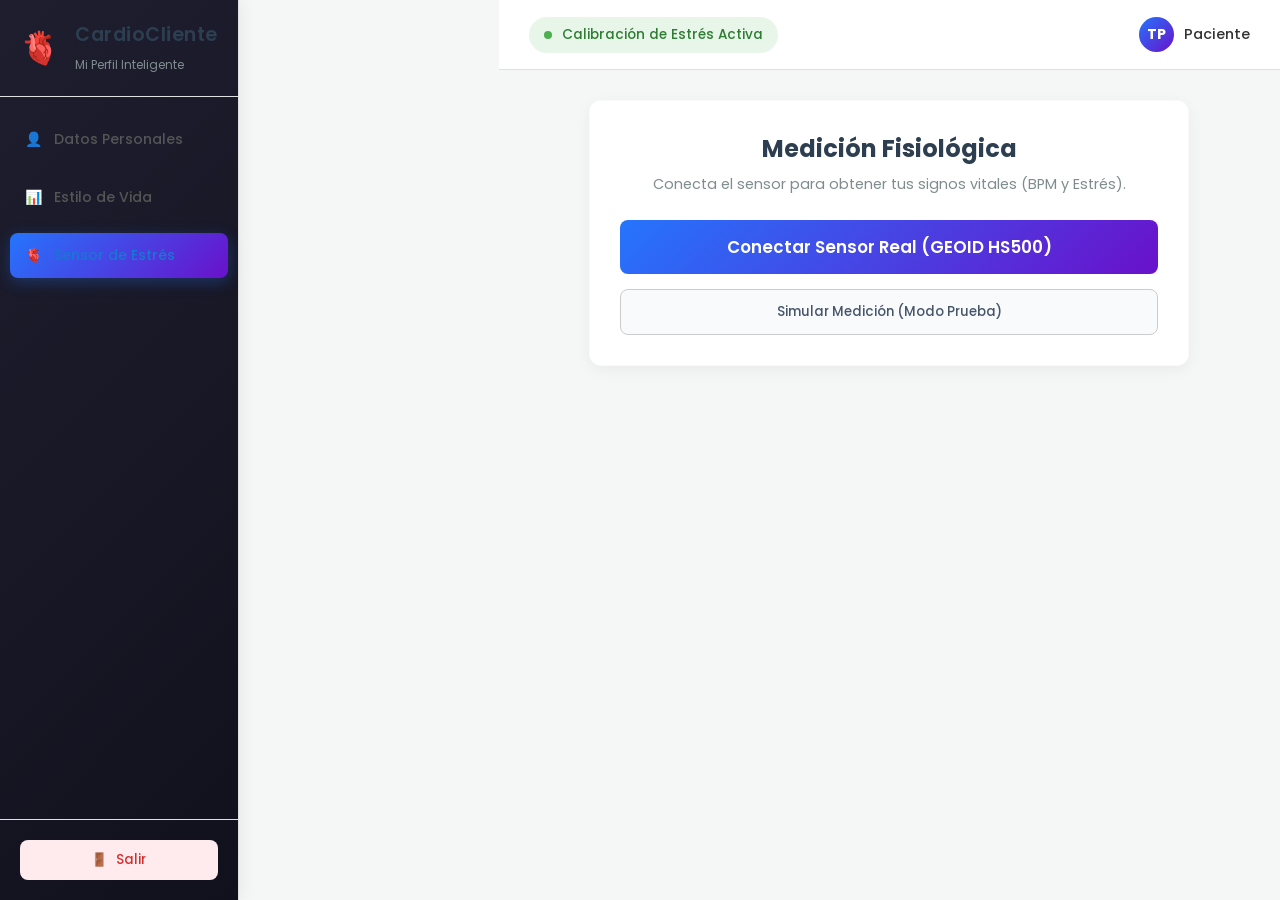
<file: Frontend/HTML/sensor.html>
<!DOCTYPE html>
<html lang="es">
<head>
    <meta charset="UTF-8">
    <meta name="viewport" content="width=device-width, initial-scale=1.0">
    <title>Monitoreo / Sensor - CardioCliente</title>
    <link href="https://fonts.googleapis.com/css2?family=Poppins:wght@300;400;500;600;700&display=swap" rel="stylesheet">
    <link rel="stylesheet" href="../CSS/app.css">
    <style>
        /* Animación de carga circular (opcional, si aún la prefieres en lugar del corazón) */
        @keyframes spin {
            0% { transform: rotate(0deg); }
            100% { transform: rotate(360deg); }
        }

        /* =========================================
           ANIMACIÓN DE ELECTROCARDIOGRAMA (ECG)
           ========================================= */
        .ecg-sensor-container {
            width: 100%;
            height: 60px;
            margin: 10px auto 25px; /* Margen ajustado para quedar pegado a los BPM */
            opacity: 0.9;
        }

        .ecg-line {
            fill: none;
            stroke: #e11d48; /* Carmesí vibrante */
            stroke-width: 3;
            stroke-linecap: round;
            stroke-linejoin: round;
            stroke-dasharray: 1000;
            stroke-dashoffset: 1000;
            animation: drawECG 3s linear infinite;
            filter: drop-shadow(0 0 8px rgba(225, 29, 72, 0.4)); /* Resplandor rojo */
        }

        @keyframes drawECG {
            0% { stroke-dashoffset: 1000; }
            50% { stroke-dashoffset: 0; }
            100% { stroke-dashoffset: -1000; }
        }
        
        /* Animación de palpitación para el número de BPM */
        .bpm-pulsing {
            animation: textPulse 1s infinite;
        }

        @keyframes textPulse {
            0% { transform: scale(1); }
            20% { transform: scale(1.05); }
            40% { transform: scale(1); }
            100% { transform: scale(1); }
        }
    </style>
</head>
<body class="admin-body">

    <aside class="sidebar" aria-label="Menú de Navegación">
        <div class="sidebar-brand">
            <span class="brand-icon" aria-hidden="true">🫀</span>
            <div class="brand-text">
                <h2>CardioCliente</h2>
                <span class="brand-subtitle">Mi Perfil Inteligente</span>
            </div>
        </div>

        <nav class="sidebar-nav">
            <a href="form1.html" class="nav-item">
                <span class="nav-icon">👤</span>
                <span>Datos Personales</span>
            </a>
            <a href="form2.html" class="nav-item">
                <span class="nav-icon">📊</span>
                <span>Estilo de Vida</span>
            </a>
            <a href="sensor.html" class="nav-item activo">
                <span class="nav-icon">🫀</span>
                <span>Sensor de Estrés</span>
            </a>
        </nav>

        <div class="sidebar-footer">
            <button type="button" class="btn-salir-sidebar" onclick="cerrarSesion()">
                <span>🚪</span> Salir
            </button>
        </div>
    </aside>

    <div class="main-wrapper">
        <header class="top-navbar">
            <div id="indicadorRol" class="user-role-badge">
                <span class="pulse-dot"></span>
                <span>Calibración de Estrés Activa</span>
            </div>
            <div class="user-profile-info">
                <span class="avatar-circle">TP</span>
                <span class="user-name">Paciente</span>
            </div>
        </header>

        <main class="dashboard-content">
            <div class="tarjeta-panel tarjeta-perfil-centrada">
                
                <div class="form-header-title">
                    <h2>Medición Fisiológica</h2>
                    <p class="section-desc">Conecta el sensor para obtener tus signos vitales (BPM y Estrés).</p>
                </div>

                <div id="msjSensor" class="alerta" role="alert" style="display:none; margin-bottom: 20px;"></div>

                <!-- SECCIÓN 1: Botones de conexión -->
                <div id="seccionConexion">
                    <button type="button" class="btn-primario btn-lg" style="width: 100%; margin-bottom: 15px;" onclick="iniciarMedicionReal()">
                        Conectar Sensor Real (GEOID HS500)
                    </button>
                    
                    <button type="button" class="btn-salir-sidebar" style="width: 100%; border: 1px solid #ccc; padding: 12px; color: #475569; background: #f8fafc;" onclick="simularMedicion()">
                        Simular Medición (Modo Prueba)
                    </button>
                </div>

                <!-- SECCIÓN 2: Animación de carga y métricas en tiempo real -->
                <div id="seccionMidiendo" style="display: none; text-align: center; padding: 30px 0;">
                    
                    <!-- Visualizador de BPM en tiempo real -->
                    <h1 id="txtBpmReal" class="bpm-pulsing" style="font-size: 5.5rem; color: #e11d48; margin: 0; font-weight: 700; line-height: 1;">--</h1>
                    <span style="font-size: 1rem; color: #64748b; font-weight: 600; text-transform: uppercase; letter-spacing: 1px;">BPM (Latidos por minuto)</span>
                    
                    <!-- LÍNEA DE ELECTROCARDIOGRAMA ANIMADA -->
                    <div class="ecg-sensor-container">
                        <svg viewBox="0 0 500 60" preserveAspectRatio="none" style="width: 100%; height: 100%;">
                            <path class="ecg-line" d="M0,30 L150,30 L165,10 L180,50 L200,5 L220,55 L235,30 L350,30 L365,15 L380,45 L395,30 L500,30" />
                        </svg>
                    </div>
                    
                    <!-- Estado de la medición -->
                    <h3 style="margin-top: 15px; color: #0f172a; font-weight: 600;">Extrayendo datos HRV (RMSSD)...</h3>
                    <div style="display: flex; justify-content: center; align-items: center; gap: 10px; margin-top: 5px;">
                        <span style="font-size: 1.5rem; font-weight: bold; color: #4f46e5;" id="contadorSegundos">5s</span>
                        <div class="spinner" style="border: 3px solid #e2e8f0; border-top: 3px solid #4f46e5; border-radius: 50%; width: 24px; height: 24px; animation: spin 1s linear infinite;"></div>
                    </div>
                    
                    <p style="color: #64748b; font-size: 0.9rem; margin-top: 15px;">Por favor, mantén la calma y no te muevas para una lectura precisa.</p>
                </div>

            </div>
        </main>
    </div>

    <script src="../Js/sensor.js"></script>
</body>
</html>
</file>
<file: Frontend/CSS/app.css>
/* --- ESTILOS GENERALES Y LAYOUT SIDEBAR --- */
* {
    box-sizing: border-box;
    margin: 0;
    padding: 0;
    font-family: 'Poppins', sans-serif;
}

body.admin-body {
    display: flex;
    background-color: #f4f7f6;
    color: #333;
    min-height: 100vh;
}

/* Sidebar Fijo Izquierdo */
.sidebar {
    width: 260px;
    background: linear-gradient(135deg, #1e1e2f 0%, #11111d 100%);
    color: #fff;
    display: flex;
    flex-direction: column;
    position: fixed;
    height: 100vh;
    left: 0;
    top: 0;
    box-shadow: 4px 0 15px rgba(0,0,0,0.05);
    z-index: 100;
}

.sidebar-brand {
    padding: 25px 20px;
    display: flex;
    align-items: center;
    gap: 12px;
    border-bottom: 1px solid rgba(255,255,255,0.08);
}

.brand-icon {
    font-size: 28px;
}

.brand-text h2 {
    font-size: 18px;
    font-weight: 600;
    letter-spacing: 0.5px;
}

.brand-subtitle {
    font-size: 12px;
    color: #8a8d93;
}

/* Navegación del Sidebar */
.sidebar-nav {
    padding: 20px 15px;
    display: flex;
    flex-direction: column;
    gap: 8px;
    flex-grow: 1;
}

.nav-item {
    display: flex;
    align-items: center;
    gap: 14px;
    padding: 12px 16px;
    color: #a0a5b9;
    text-decoration: none;
    border-radius: 10px;
    font-weight: 500;
    font-size: 14px;
    transition: all 0.3s ease;
}

.nav-item:hover, .nav-item.activo {
    background: linear-gradient(135deg, #2575fc 0%, #6a11cb 100%);
    color: #fff;
    box-shadow: 0 4px 15px rgba(37, 117, 252, 0.3);
}

.sidebar-footer {
    padding: 20px;
    border-top: 1px solid rgba(255,255,255,0.08);
}

.btn-salir-sidebar {
    width: 100%;
    padding: 10px;
    background: rgba(255, 75, 75, 0.1);
    color: #ff4b4b;
    border: 1px solid rgba(255, 75, 75, 0.2);
    border-radius: 8px;
    font-weight: 600;
    cursor: pointer;
    display: flex;
    align-items: center;
    justify-content: center;
    gap: 8px;
    transition: all 0.3s;
}

.btn-salir-sidebar:hover {
    background: #ff4b4b;
    color: #fff;
}

/* --- CONTENEDOR DERECHO --- */
.main-wrapper {
    margin-left: 260px;
    flex-grow: 1;
    display: flex;
    flex-direction: column;
}

/* Barra Superior Minimalista */
.top-navbar {
    height: 70px;
    background: #ffffff;
    padding: 0 30px;
    display: flex;
    justify-content: space-between;
    align-items: center;
    border-bottom: 1px solid #eaeaea;
}

.user-role-badge {
    display: flex;
    align-items: center;
    gap: 8px;
    background: #eef2ff;
    color: #2575fc;
    padding: 6px 14px;
    border-radius: 20px;
    font-size: 13px;
    font-weight: 500;
}

.pulse-dot {
    width: 8px;
    height: 8px;
    background-color: #2575fc;
    border-radius: 50%;
    box-shadow: 0 0 0 0 rgba(37, 117, 252, 0.7);
    animation: pulse 1.5s infinite;
}

@keyframes pulse {
    0% { transform: scale(0.95); box-shadow: 0 0 0 0 rgba(37, 117, 252, 0.7); }
    70% { transform: scale(1); box-shadow: 0 0 0 6px rgba(37, 117, 252, 0); }
    100% { transform: scale(0.95); box-shadow: 0 0 0 0 rgba(37, 117, 252, 0); }
}

.user-profile-info {
    display: flex;
    align-items: center;
    gap: 10px;
}

.avatar-circle {
    width: 38px;
    height: 38px;
    background: linear-gradient(135deg, #2575fc 0%, #6a11cb 100%);
    color: white;
    border-radius: 50%;
    display: flex;
    align-items: center;
    justify-content: center;
    font-weight: 600;
    font-size: 14px;
}

/* Área de Contenido */
.dashboard-content {
    padding: 30px;
    flex-grow: 1;
}

.section-header {
    margin-bottom: 25px;
}

.section-header h2 {
    font-size: 22px;
    font-weight: 600;
    color: #1e1e2f;
}

.section-desc {
    font-size: 14px;
    color: #6c757d;
}

/* Tarjetas y Rejillas */
.tarjeta-panel {
    background: #ffffff;
    border-radius: 14px;
    padding: 24px;
    box-shadow: 0 4px 20px rgba(0,0,0,0.03);
    margin-bottom: 20px;
    border: 1px solid rgba(0,0,0,0.02);
}

.grid-dos-columnas {
    display: grid;
    grid-template-columns: 2fr 1fr;
    gap: 20px;
}

.tarjeta-centrada {
    max-width: 500px;
    margin: 0 auto;
}

/* Estética de Formularios */
.grupo-form {
    margin-bottom: 16px;
}

.grupo-form label {
    display: block;
    font-size: 13px;
    font-weight: 500;
    color: #495057;
    margin-bottom: 6px;
}

.grupo-form input, .select-personalizado {
    width: 100%;
    padding: 11px 14px;
    border-radius: 8px;
    border: 1px solid #ced4da;
    background: #fdfdfe;
    font-size: 14px;
    transition: all 0.2s;
}

.grupo-form input:focus, .select-personalizado:focus {
    border-color: #2575fc;
    outline: none;
    box-shadow: 0 0 0 3px rgba(37, 117, 252, 0.1);
}

.btn-primario {
    background: linear-gradient(135deg, #2575fc 0%, #6a11cb 100%);
    color: white;
    border: none;
    border-radius: 8px;
    padding: 12px;
    font-weight: 600;
    cursor: pointer;
    width: 100%;
    transition: opacity 0.2s;
}

.btn-primario:hover {
    opacity: 0.9;
}
.spinner-corazon {
    display: inline-block;
    font-size: 50px;
    animation: latido 1.2s infinite ease-in-out;
}

@keyframes latido {
    0% { transform: scale(0.9); }
    50% { transform: scale(1.2); }
    100% { transform: scale(0.9); }
}
/* ==========================================
   ESTILOS GENERALES Y RESET
   ================================---------- */
* {
    box-sizing: border-box;
    margin: 0;
    padding: 0;
    font-family: 'Poppins', sans-serif;
}

body.evaluacion-body {
    /* Fondo azul vibrante, degradado y luminoso idéntico a tus vistas */
    background: linear-gradient(135deg, #4f46e5 0%, #2575fc 50%, #60a5fa 100%);
    min-height: 100vh;
    display: flex;
    flex-direction: column;
    color: #1e1e2f;
}

/* ==========================================
   BARRA SUPERIOR
   ================================---------- */
.evaluacion-header {
    display: flex;
    justify-content: space-between;
    align-items: center;
    padding: 20px 40px;
    width: 100%;
}

.titulo-pagina {
    color: #ffffff;
    font-size: 20px;
    font-weight: 600;
}

.btn-salir {
    background: #ffffff;
    color: #2575fc;
    border: none;
    padding: 8px 22px;
    border-radius: 8px;
    font-weight: 600;
    cursor: pointer;
    box-shadow: 0 4px 12px rgba(0, 0, 0, 0.1);
    transition: background 0.2s, transform 0.1s;
}

.btn-salir:hover {
    background: #f0f4ff;
    transform: translateY(-1px);
}

/* ==========================================
   CONTENEDOR Y TARJETA FLOTANTE (GLASS)
   ================================---------- */
.evaluacion-container {
    flex-grow: 1;
    display: flex;
    align-items: center;
    justify-content: center;
    padding: 20px;
}

.tarjeta-glass-evaluacion {
    background: #ffffff;
    width: 100%;
    max-width: 650px;
    padding: 40px;
    border-radius: 20px;
    box-shadow: 0 15px 35px rgba(0, 0, 0, 0.2);
}

.tarjeta-titulos {
    margin-bottom: 25px;
}

.tarjeta-titulos h2 {
    font-size: 22px;
    font-weight: 600;
    color: #1e1e2f;
    margin-bottom: 6px;
}

.tarjeta-titulos p {
    font-size: 13px;
    color: #64748b;
}

/* ==========================================
   FORMULARIO Y REJILLA DE CAMPOS
   ================================---------- */
.grid-form {
    display: grid;
    grid-template-columns: 1fr 1fr;
    gap: 20px;
}

.grupo-form {
    margin-bottom: 18px;
}

.grupo-form label {
    display: block;
    font-size: 13px;
    font-weight: 500;
    color: #334155;
    margin-bottom: 6px;
}

.grupo-form input, 
.select-personalizado {
    width: 100%;
    padding: 12px 14px;
    border-radius: 10px;
    border: 1px solid #e2e8f0;
    background: #f8fafc;
    font-size: 14px;
    transition: all 0.2s;
}

.grupo-form input:focus, 
.select-personalizado:focus {
    border-color: #2575fc;
    outline: none;
    box-shadow: 0 0 0 3px rgba(37, 117, 252, 0.15);
    background: #ffffff;
}

/* ==========================================
   BOTONES PRINCIPALES
   ================================---------- */
.btn-guardar-sensor {
    width: 100%;
    padding: 14px;
    background: linear-gradient(135deg, #2575fc 0%, #4f46e5 100%);
    color: white;
    border: none;
    border-radius: 12px;
    font-weight: 600;
    font-size: 15px;
    cursor: pointer;
    box-shadow: 0 4px 15px rgba(37, 117, 252, 0.3);
    margin-top: 10px;
    transition: opacity 0.2s, transform 0.1s;
}

.btn-guardar-sensor:hover {
    opacity: 0.95;
    transform: translateY(-1px);
}

.btn-guardar-sensor:disabled {
    background: #cbd5e1;
    cursor: not-allowed;
    transform: none;
    box-shadow: none;
}

/* ==========================================
   ANIMACIONES Y ALERTAS
   ================================---------- */
.spinner-corazon {
    display: inline-block;
    font-size: 55px;
    animation: latido 1.2s infinite ease-in-out;
}

@keyframes latido {
    0% { transform: scale(0.9); }
    50% { transform: scale(1.2); }
    100% { transform: scale(0.9); }
}

.alerta {
    margin-top: 15px;
    font-size: 13px;
    text-align: center;
    font-weight: 500;
}

/* ==========================================
   DISEÑO RESPONSIVO (PANTALLAS PEQUEÑAS)
   ================================---------- */
@media (max-width: 768px) {
    .grid-form {
        grid-template-columns: 1fr;
        gap: 0;
    }
    
    .evaluacion-header {
        padding: 15px 20px;
    }

    .tarjeta-glass-evaluacion {
        padding: 25px;
    }
}
/* Contenedor y diseño de la tabla */
.tabla-contenedor {
    width: 100%;
    overflow-x: auto;
    margin-top: 20px;
    border-radius: 12px;
    border: 1px solid #e2e8f0;
}

.tabla-historial {
    width: 100%;
    border-collapse: collapse;
    text-align: left;
    background: #ffffff;
    font-size: 14px;
}

.tabla-historial th {
    background: #f8fafc;
    color: #475569;
    font-weight: 600;
    padding: 14px 16px;
    border-bottom: 1px solid #e2e8f0;
}

.tabla-historial td {
    padding: 14px 16px;
    color: #1e1e2f;
    border-bottom: 1px solid #f1f5f9;
}

.tabla-historial tr:last-child td {
    border-bottom: none;
}

.tabla-historial tr:hover {
    background: #f8fafc;
}

/* Badges de colores para los niveles de estrés */
.badge-estres {
    padding: 5px 12px;
    border-radius: 20px;
    font-size: 12px;
    font-weight: 600;
    display: inline-block;
}

.badge-estres.bajo {
    background: #d1fae5;
    color: #065f46;
}

.badge-estres.medio {
    background: #fef3c7;
    color: #92400e;
}

.badge-estres.alto {
    background: #fee2e2;
    color: #991b1b;
}
.select-personalizado {
    width: 100%;
    padding: 10px;
    border-radius: 8px;
    border: 1px solid #ccc;
    font-family: 'Poppins', sans-serif;
    /* Esto hace que si hay muchas opciones, no se vea gigante */
    max-height: 200px; 
    overflow-y: auto;
}
/* =========================================
   1. ESTRUCTURA GENERAL Y LAYOUT
   ========================================= */
* {
    margin: 0;
    padding: 0;
    box-sizing: border-box;
}

body.admin-body {
    font-family: 'Poppins', sans-serif;
    background-color: #f4f7f6; /* Color de fondo general */
    display: flex;
    min-height: 100vh;
    color: #333;
}

.main-wrapper {
    flex-grow: 1;
    display: flex;
    flex-direction: column;
    width: calc(100% - 250px); /* Ajuste por el ancho del sidebar */
}

.dashboard-content {
    padding: 30px;
    flex-grow: 1;
    display: flex;
    justify-content: center;
    align-items: flex-start;
}

/* =========================================
   2. SIDEBAR (MENÚ LATERAL)
   ========================================= */
.sidebar {
    width: 250px;
    background-color: #ffffff;
    border-right: 1px solid #e0e0e0;
    display: flex;
    flex-direction: column;
    height: 100vh;
    position: sticky;
    top: 0;
}

.sidebar-brand {
    padding: 20px;
    display: flex;
    align-items: center;
    gap: 15px;
    border-bottom: 1px solid #e0e0e0;
}

.brand-icon {
    font-size: 2rem;
}

.brand-text h2 {
    font-size: 1.2rem;
    color: #2c3e50;
    margin-bottom: 2px;
}

.brand-subtitle {
    font-size: 0.75rem;
    color: #7f8c8d;
}

.sidebar-nav {
    padding: 20px 10px;
    flex-grow: 1;
}

.nav-item {
    display: flex;
    align-items: center;
    gap: 12px;
    padding: 12px 15px;
    text-decoration: none;
    color: #555;
    border-radius: 8px;
    margin-bottom: 5px;
    transition: all 0.3s ease;
}

.nav-item:hover, .nav-item.activo {
    background-color: #e3f2fd;
    color: #1976d2;
    font-weight: 500;
}

.sidebar-footer {
    padding: 20px;
    border-top: 1px solid #e0e0e0;
}

.btn-salir-sidebar {
    width: 100%;
    padding: 10px;
    background-color: #ffebee;
    color: #d32f2f;
    border: none;
    border-radius: 8px;
    cursor: pointer;
    font-family: inherit;
    font-weight: 500;
    display: flex;
    justify-content: center;
    align-items: center;
    gap: 8px;
    transition: background 0.3s;
}

.btn-salir-sidebar:hover {
    background-color: #ffcdd2;
}

/* =========================================
   3. TOP NAVBAR
   ========================================= */
.top-navbar {
    background-color: #ffffff;
    padding: 15px 30px;
    display: flex;
    justify-content: space-between;
    align-items: center;
    border-bottom: 1px solid #e0e0e0;
}

.user-role-badge {
    display: flex;
    align-items: center;
    gap: 10px;
    background-color: #e8f5e9;
    color: #2e7d32;
    padding: 8px 15px;
    border-radius: 20px;
    font-size: 0.85rem;
    font-weight: 500;
}

.pulse-dot {
    width: 8px;
    height: 8px;
    background-color: #4caf50;
    border-radius: 50%;
    animation: pulse 1.5s infinite;
}

@keyframes pulse {
    0% { box-shadow: 0 0 0 0 rgba(76, 175, 80, 0.7); }
    70% { box-shadow: 0 0 0 10px rgba(76, 175, 80, 0); }
    100% { box-shadow: 0 0 0 0 rgba(76, 175, 80, 0); }
}

.user-profile-info {
    display: flex;
    align-items: center;
    gap: 10px;
}

.avatar-circle {
    background-color: #1976d2;
    color: white;
    width: 35px;
    height: 35px;
    border-radius: 50%;
    display: flex;
    justify-content: center;
    align-items: center;
    font-weight: bold;
    font-size: 0.9rem;
}

.user-name {
    font-weight: 500;
    font-size: 0.9rem;
}

/* =========================================
   4. TARJETAS Y FORMULARIOS
   ========================================= */
.tarjeta-panel {
    background-color: #ffffff;
    border-radius: 12px;
    box-shadow: 0 4px 15px rgba(0, 0, 0, 0.05);
    padding: 30px;
    width: 100%;
}

.tarjeta-perfil-centrada {
    max-width: 600px;
    margin: 0 auto;
}

.form-header-title {
    text-align: center;
    margin-bottom: 25px;
}

.form-header-title h2 {
    font-size: 1.5rem;
    color: #2c3e50;
    margin-bottom: 8px;
}

.section-desc {
    font-size: 0.9rem;
    color: #7f8c8d;
}

.grupo-form {
    margin-bottom: 20px;
    display: flex;
    flex-direction: column;
    text-align: left;
}

.grupo-form label {
    font-weight: 500;
    margin-bottom: 8px;
    color: #333;
    font-size: 0.95rem;
}

.grupo-form input,
.select-personalizado {
    width: 100%;
    padding: 12px 15px;
    border: 1px solid #ccc;
    border-radius: 8px;
    font-family: 'Poppins', sans-serif;
    font-size: 1rem;
    background-color: #fff;
    transition: all 0.3s ease;
}

.grupo-form input:focus,
.select-personalizado:focus {
    outline: none;
    border-color: #1976d2;
    box-shadow: 0 0 0 3px rgba(25, 118, 210, 0.1);
}

.grid-formulario-dos {
    display: grid;
    grid-template-columns: 1fr 1fr;
    gap: 20px;
}

/* =========================================
   5. BOTONES
   ========================================= */
.btn-primario {
    background-color: #1976d2;
    color: white;
    border: none;
    border-radius: 8px;
    padding: 12px 20px;
    font-family: 'Poppins', sans-serif;
    font-weight: 600;
    font-size: 1rem;
    cursor: pointer;
    transition: background 0.3s;
    display: inline-block;
    text-align: center;
}

.btn-primario:hover {
    background-color: #1565c0;
}

.btn-primario:disabled {
    background-color: #90caf9;
    cursor: not-allowed;
}

.btn-lg {
    padding: 14px 24px;
    font-size: 1.05rem;
    width: 100%; /* Para que ocupe todo el ancho en móviles o formularios */
}

/* =========================================
   6. ALERTAS Y MENSAJES
   ========================================= */
.alerta {
    padding: 12px;
    border-radius: 8px;
    font-size: 0.9rem;
    text-align: center;
    font-weight: 500;
    margin-top: 15px;
}

/* =========================================
   7. DISEÑO RESPONSIVO (Móviles)
   ========================================= */
@media (max-width: 768px) {
    .sidebar {
        display: none; /* Ocultar menú en móviles o hacerlo colapsable */
    }
    .main-wrapper {
        width: 100%;
    }
    .grid-formulario-dos {
        grid-template-columns: 1fr; /* Una sola columna en pantallas pequeñas */
    }
}
</file>
<file: Frontend/CSS/login.css>
* {
    box-sizing: border-box;
    margin: 0;
    padding: 0;
    font-family: 'Poppins', sans-serif;
}

body {
    background: linear-gradient(135deg, #6a11cb 0%, #2575fc 100%);
    min-height: 100vh;
    display: flex;
    align-items: center;
    justify-content: center;
    padding: 20px;
}

.pantalla-centrada {
    width: 100%;
    max-width: 420px;
}

.tarjeta-glass {
    background: #ffffff;
    padding: 40px 35px;
    border-radius: 16px;
    box-shadow: 0 10px 30px rgba(0, 0, 0, 0.2);
}

.login-header {
    text-align: center;
    margin-bottom: 30px;
}

.login-header h2 {
    font-size: 26px;
    font-weight: 600;
    color: #1e1e2f;
    margin-bottom: 6px;
}

.login-header p {
    font-size: 13px;
    color: #6c757d;
}

.grupo-form {
    margin-bottom: 20px;
}

.grupo-form label {
    display: block;
    font-size: 13px;
    font-weight: 500;
    color: #495057;
    margin-bottom: 8px;
}

.grupo-form input {
    width: 100%;
    padding: 12px 16px;
    border-radius: 10px;
    border: 1px solid #d1d5db;
    background: #f8fafc;
    font-size: 14px;
    transition: all 0.2s ease;
}

.grupo-form input:focus {
    border-color: #2575fc;
    outline: none;
    box-shadow: 0 0 0 3px rgba(37, 117, 252, 0.15);
    background: #ffffff;
}

/* Botones */
.botones {
    margin-top: 10px;
    display: flex;
    flex-direction: column;
    gap: 12px;
}

.btn {
    width: 100%;
    padding: 12px;
    border-radius: 10px;
    font-weight: 600;
    font-size: 15px;
    cursor: pointer;
    transition: all 0.2s ease;
    border: none;
}

.btn-primario {
    background: linear-gradient(135deg, #2575fc 0%, #6a11cb 100%);
    color: white;
    box-shadow: 0 4px 15px rgba(37, 117, 252, 0.3);
}

.btn-primario:hover {
    opacity: 0.95;
    transform: translateY(-1px);
}

.btn-secundario {
    background: #ffffff;
    color: #2575fc;
    border: 1px solid #2575fc;
}

.btn-secundario:hover {
    background: #f0f4ff;
}

/* Mensajes de alerta / estado */
.alerta {
    margin-top: 20px;
    font-size: 13px;
    text-align: center;
    font-weight: 500;
    min-height: 20px;
}
</file>
<file: Frontend/CSS/registro.css>
* {
    box-sizing: border-box;
    margin: 0;
    padding: 0;
    font-family: 'Poppins', sans-serif;
}

body {
    background: linear-gradient(135deg, #0f172a 0%, #1e1b4b 100%);
    min-height: 100vh;
    display: flex;
    align-items: center;
    justify-content: center;
    padding: 30px 20px;
}

.pantalla-centrada {
    width: 100%;
    display: flex;
    justify-content: center;
    align-items: center;
}

.tarjeta-glass {
    background: rgba(255, 255, 255, 0.98);
    width: 100%;
    max-width: 520px;
    padding: 45px;
    border-radius: 20px;
    box-shadow: 0 25px 50px rgba(0, 0, 0, 0.25);
    border: 1px solid rgba(255, 255, 255, 0.1);
}

.tarjeta-glass h2 {
    font-size: 26px;
    font-weight: 600;
    color: #0f172a;
    text-align: center;
    margin-bottom: 30px;
    letter-spacing: -0.5px;
}

.grupo-form {
    margin-bottom: 20px;
}

.grupo-form label {
    display: block;
    font-size: 13px;
    font-weight: 500;
    color: #475569;
    margin-bottom: 8px;
}

.grupo-form input {
    width: 100%;
    padding: 14px 16px;
    border-radius: 12px;
    border: 1px solid #e2e8f0;
    background: #f8fafc;
    font-size: 14px;
    color: #1e293b;
    transition: all 0.3s cubic-bezier(0.4, 0, 0.2, 1);
}

.grupo-form input:focus {
    border-color: #4f46e5;
    background: #ffffff;
    outline: none;
    box-shadow: 0 0 0 4px rgba(79, 70, 229, 0.1);
}

.btn {
    width: 100%;
    padding: 14px;
    border: none;
    border-radius: 12px;
    font-weight: 600;
    font-size: 15px;
    letter-spacing: 0.5px;
    cursor: pointer;
    transition: all 0.3s ease;
    margin-top: 15px;
}

.btn-primario {
    background: linear-gradient(135deg, #4f46e5 0%, #3730a3 100%);
    color: white;
    box-shadow: 0 8px 20px rgba(79, 70, 229, 0.25);
}

.btn-primario:hover:not(:disabled) {
    transform: translateY(-2px);
    box-shadow: 0 12px 25px rgba(79, 70, 229, 0.35);
}

.btn-primario:disabled {
    background: #cbd5e1;
    color: #94a3b8;
    cursor: not-allowed;
    box-shadow: none;
}

.btn-secundario {
    background: transparent;
    color: #4f46e5;
    border: 1.5px solid #e2e8f0;
}

.btn-secundario:hover {
    background: #f8fafc;
    border-color: #cbd5e1;
}

.alerta {
    margin-top: 20px;
    font-size: 13px;
    text-align: center;
    font-weight: 500;
    color: #ef4444;
}
</file>
